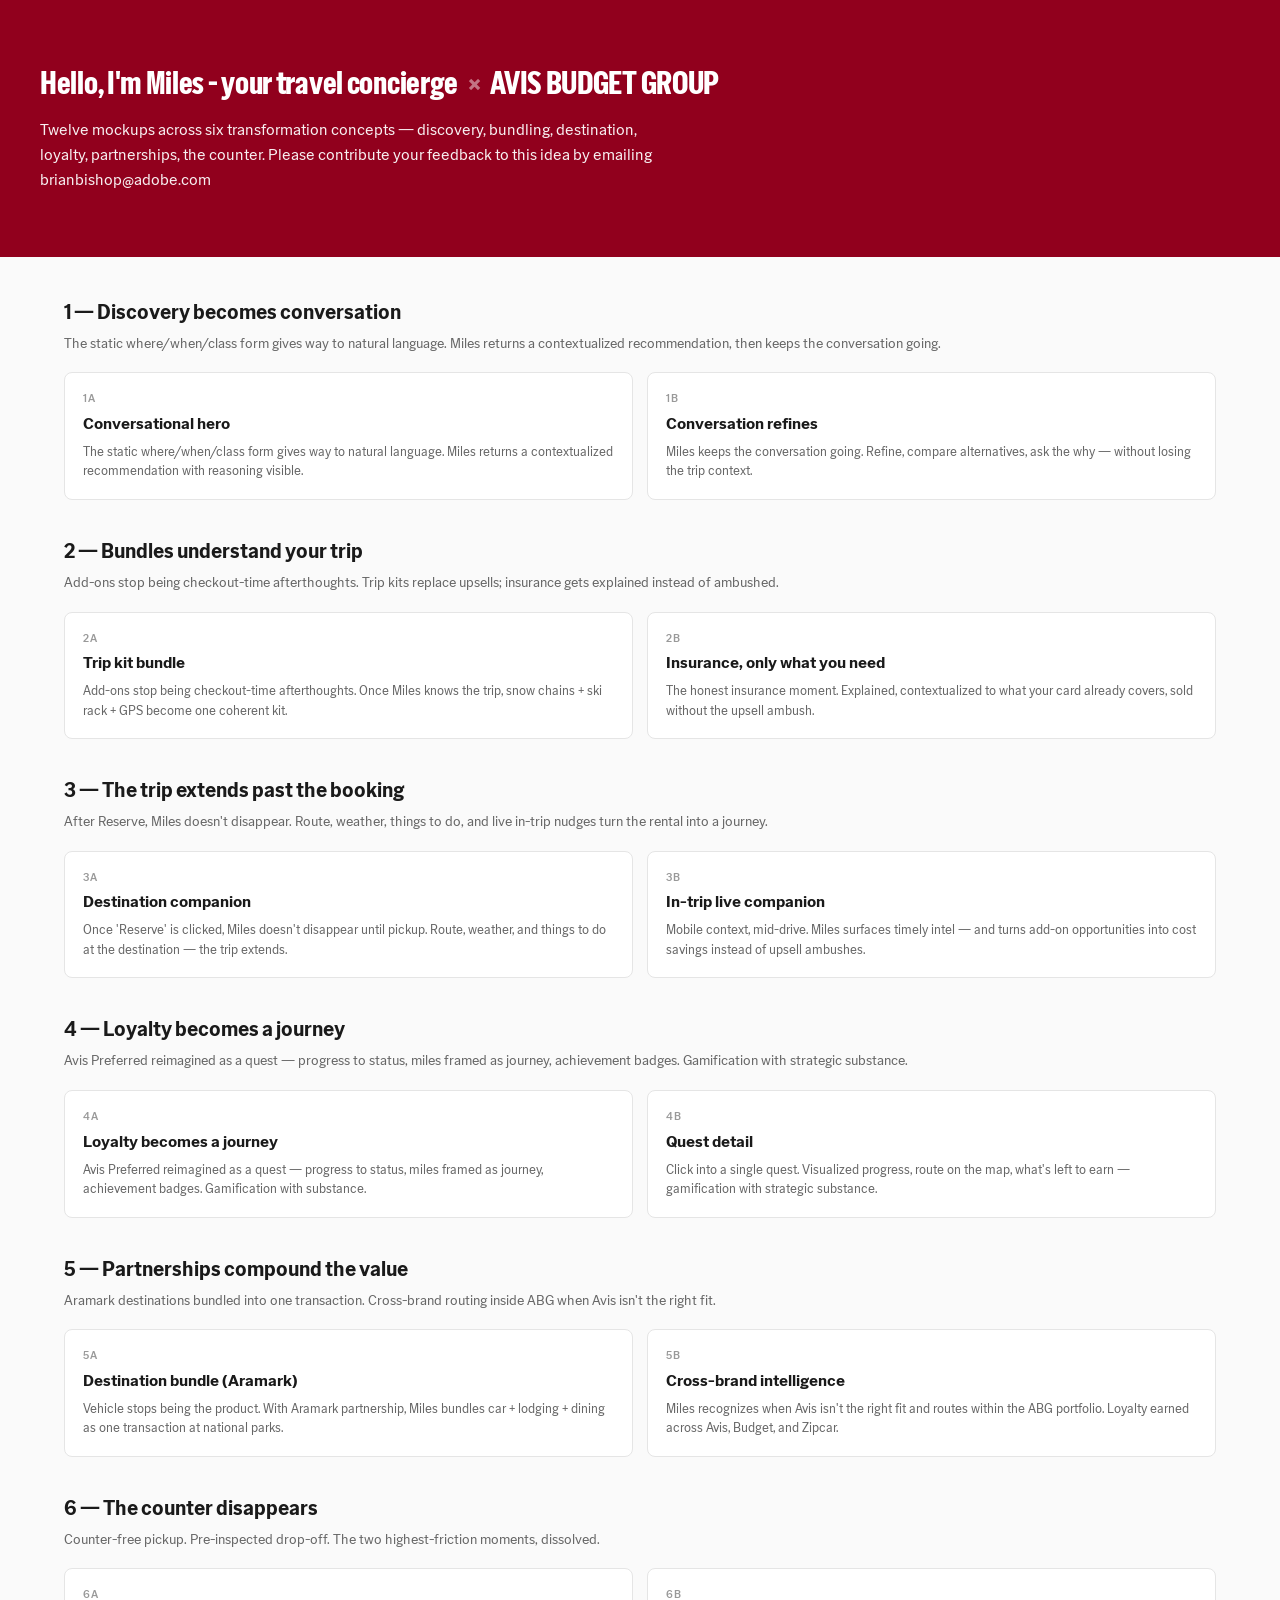
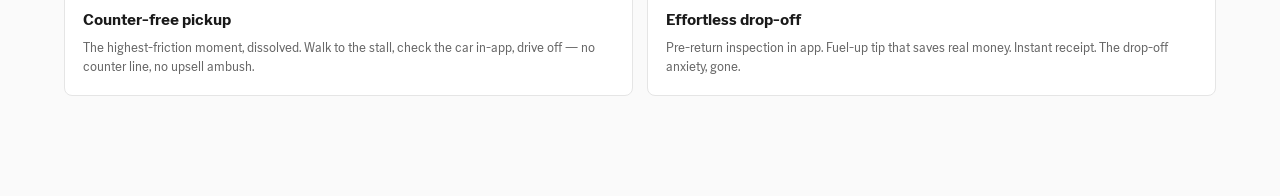
<file: index.html>
<!DOCTYPE html>
<html lang="en">
<head>
  <meta charset="utf-8">
  <meta name="viewport" content="width=device-width, initial-scale=1">
  <title>Miles - your Travel Concierge × Avis Budget Group</title>
  <link rel="stylesheet" href="styles.css">
</head>
<body>
  <div class="index-hero">
    <h1>Hello, I'm Miles - your travel concierge  <span class="accent">×</span> AVIS BUDGET GROUP</h1>
    <p>Twelve mockups across six transformation concepts — discovery, bundling, destination, loyalty, partnerships, the counter. Please contribute your feedback to this idea by emailing brianbishop@adobe.com</p>
  </div>

  <div class="index-grid">
        <div class="index-section">
          <h2>1 — Discovery becomes conversation</h2>
          <p class="lede">The static where/when/class form gives way to natural language. Miles returns a contextualized recommendation, then keeps the conversation going.</p>
          <div class="index-pair">
        <a href="01a-conversational-hero.html" class="index-card">
  <div class="label">1A</div>
  <div class="name">Conversational hero</div>
  <p class="desc">The static where/when/class form gives way to natural language. Miles returns a contextualized recommendation with reasoning visible.</p>
</a>
        <a href="01b-conversation-refines.html" class="index-card">
  <div class="label">1B</div>
  <div class="name">Conversation refines</div>
  <p class="desc">Miles keeps the conversation going. Refine, compare alternatives, ask the why — without losing the trip context.</p>
</a>
          </div>
        </div>
        <div class="index-section">
          <h2>2 — Bundles understand your trip</h2>
          <p class="lede">Add-ons stop being checkout-time afterthoughts. Trip kits replace upsells; insurance gets explained instead of ambushed.</p>
          <div class="index-pair">
        <a href="02a-trip-kit-bundle.html" class="index-card">
  <div class="label">2A</div>
  <div class="name">Trip kit bundle</div>
  <p class="desc">Add-ons stop being checkout-time afterthoughts. Once Miles knows the trip, snow chains + ski rack + GPS become one coherent kit.</p>
</a>
        <a href="02b-insurance-honest.html" class="index-card">
  <div class="label">2B</div>
  <div class="name">Insurance, only what you need</div>
  <p class="desc">The honest insurance moment. Explained, contextualized to what your card already covers, sold without the upsell ambush.</p>
</a>
          </div>
        </div>
        <div class="index-section">
          <h2>3 — The trip extends past the booking</h2>
          <p class="lede">After Reserve, Miles doesn't disappear. Route, weather, things to do, and live in-trip nudges turn the rental into a journey.</p>
          <div class="index-pair">
        <a href="03a-destination-companion.html" class="index-card">
  <div class="label">3A</div>
  <div class="name">Destination companion</div>
  <p class="desc">Once 'Reserve' is clicked, Miles doesn't disappear until pickup. Route, weather, and things to do at the destination — the trip extends.</p>
</a>
        <a href="03b-in-trip-mobile.html" class="index-card">
  <div class="label">3B</div>
  <div class="name">In-trip live companion</div>
  <p class="desc">Mobile context, mid-drive. Miles surfaces timely intel — and turns add-on opportunities into cost savings instead of upsell ambushes.</p>
</a>
          </div>
        </div>
        <div class="index-section">
          <h2>4 — Loyalty becomes a journey</h2>
          <p class="lede">Avis Preferred reimagined as a quest — progress to status, miles framed as journey, achievement badges. Gamification with strategic substance.</p>
          <div class="index-pair">
        <a href="04a-loyalty-journey.html" class="index-card">
  <div class="label">4A</div>
  <div class="name">Loyalty becomes a journey</div>
  <p class="desc">Avis Preferred reimagined as a quest — progress to status, miles framed as journey, achievement badges. Gamification with substance.</p>
</a>
        <a href="04b-quest-detail.html" class="index-card">
  <div class="label">4B</div>
  <div class="name">Quest detail</div>
  <p class="desc">Click into a single quest. Visualized progress, route on the map, what's left to earn — gamification with strategic substance.</p>
</a>
          </div>
        </div>
        <div class="index-section">
          <h2>5 — Partnerships compound the value</h2>
          <p class="lede">Aramark destinations bundled into one transaction. Cross-brand routing inside ABG when Avis isn't the right fit.</p>
          <div class="index-pair">
        <a href="05a-aramark-bundle.html" class="index-card">
  <div class="label">5A</div>
  <div class="name">Destination bundle (Aramark)</div>
  <p class="desc">Vehicle stops being the product. With Aramark partnership, Miles bundles car + lodging + dining as one transaction at national parks.</p>
</a>
        <a href="05b-cross-brand-routing.html" class="index-card">
  <div class="label">5B</div>
  <div class="name">Cross-brand intelligence</div>
  <p class="desc">Miles recognizes when Avis isn't the right fit and routes within the ABG portfolio. Loyalty earned across Avis, Budget, and Zipcar.</p>
</a>
          </div>
        </div>
        <div class="index-section">
          <h2>6 — The counter disappears</h2>
          <p class="lede">Counter-free pickup. Pre-inspected drop-off. The two highest-friction moments, dissolved.</p>
          <div class="index-pair">
        <a href="06a-counter-free-pickup.html" class="index-card">
  <div class="label">6A</div>
  <div class="name">Counter-free pickup</div>
  <p class="desc">The highest-friction moment, dissolved. Walk to the stall, check the car in-app, drive off — no counter line, no upsell ambush.</p>
</a>
        <a href="06b-effortless-dropoff.html" class="index-card">
  <div class="label">6B</div>
  <div class="name">Effortless drop-off</div>
  <p class="desc">Pre-return inspection in app. Fuel-up tip that saves real money. Instant receipt. The drop-off anxiety, gone.</p>
</a>
          </div>
        </div>
  </div>
</body>
</html>
</file>
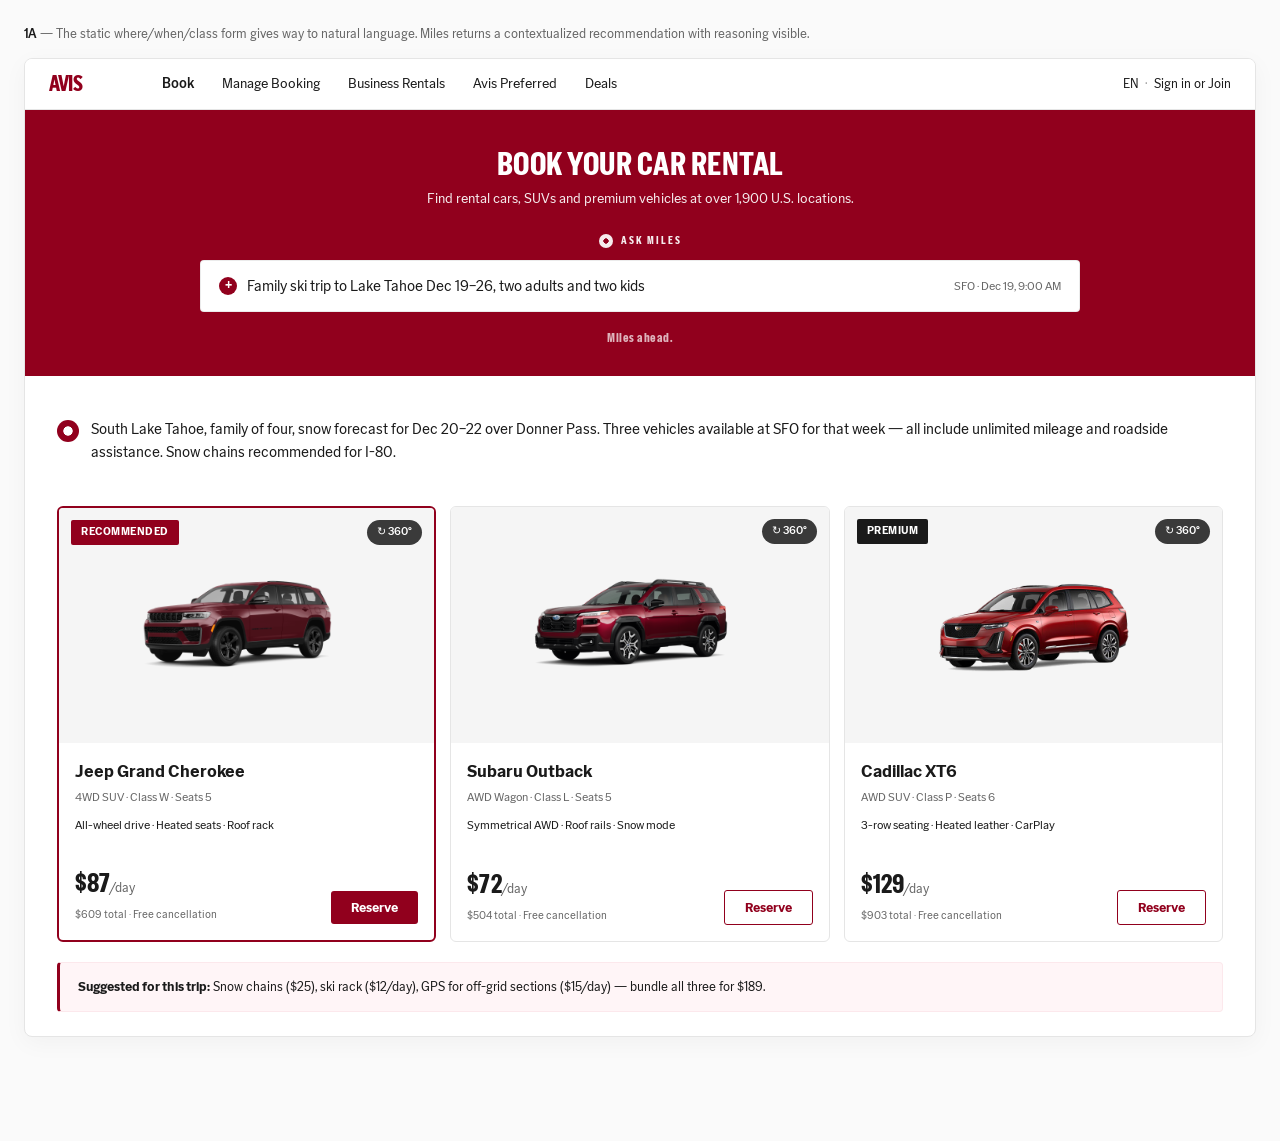
<file: 01a-conversational-hero.html>
<!DOCTYPE html>
<html lang="en">
<head>
  <meta charset="utf-8">
  <meta name="viewport" content="width=device-width, initial-scale=1">
  <title>Miles — 1A · Conversational hero</title>
  <link rel="stylesheet" href="styles.css">
</head>
<body>
  <div class="mockup-stage">
    <p class="mockup-caption"><strong>1A</strong> — The static where/when/class form gives way to natural language. Miles returns a contextualized recommendation with reasoning visible.</p>

    <div class="avis-mock">
      <div class="avis-topnav">
        <div class="avis-logo">AVIS</div>
        <div class="avis-nav">
          <span class="active">Book</span>
          <span>Manage Booking</span>
          <span>Business Rentals</span>
          <span>Avis Preferred</span>
          <span>Deals</span>
        </div>
        <div class="avis-account">EN<span class="sep">·</span>Sign in or Join</div>
      </div>
      <div class="avis-band">
        <h1>Book your car rental</h1>
        <div class="sub">Find rental cars, SUVs and premium vehicles at over 1,900 U.S. locations.</div>
        <div class="ask-miles">Ask Miles</div>
        <div class="mile-input">
          <span class="pin">+</span>
          <span>Family ski trip to Lake Tahoe Dec 19–26, two adults and two kids</span>
          <span class="meta">SFO · Dec 19, 9:00 AM</span>
        </div>
        <div class="miles-ahead">Miles ahead.</div>
      </div>
      <div style="padding:24px 32px;">
        <div class="mile-row">
          <span class="mile-dot"></span>
          <div class="mile-text">South Lake Tahoe, family of four, snow forecast for Dec 20–22 over Donner Pass. Three vehicles available at SFO for that week — all include unlimited mileage and roadside assistance. Snow chains recommended for I-80.</div>
        </div>

        <div class="veh-grid">
          <div class="veh-card recommended">
            <span class="badge">Recommended</span>
            <span class="badge-360">↻ 360°</span>
            <div class="veh-img"><img class="img-swap" src="images/jeep-grand-cherokee.png" alt="Jeep Grand Cherokee" style="width:100%;height:100%;object-fit:contain;"></div>
            <div class="veh-body">
              <h3>Jeep Grand Cherokee</h3>
              <div class="veh-meta">4WD SUV · Class W · Seats 5</div>
              <div class="veh-features">All-wheel drive · Heated seats · Roof rack</div>
            </div>
            <div class="veh-footer">
              <div class="veh-price">
                <span class="amount">$87</span><span class="per">/day</span>
                <div class="total">$609 total · Free cancellation</div>
              </div>
              <button class="btn-reserve">Reserve</button>
            </div>
          </div>

          <div class="veh-card">
            <span class="badge-360">↻ 360°</span>
            <div class="veh-img"><img class="img-swap" src="images/subaru-outback.png" alt="Subaru Outback" style="width:100%;height:100%;object-fit:contain;"></div>
            <div class="veh-body">
              <h3>Subaru Outback</h3>
              <div class="veh-meta">AWD Wagon · Class L · Seats 5</div>
              <div class="veh-features">Symmetrical AWD · Roof rails · Snow mode</div>
            </div>
            <div class="veh-footer">
              <div class="veh-price">
                <span class="amount">$72</span><span class="per">/day</span>
                <div class="total">$504 total · Free cancellation</div>
              </div>
              <button class="btn-reserve outline">Reserve</button>
            </div>
          </div>

          <div class="veh-card">
            <span class="badge premium">Premium</span>
            <span class="badge-360">↻ 360°</span>
            <div class="veh-img"><img class="img-swap" src="images/cadillac-xt6.png" alt="Cadillac XT6" style="width:100%;height:100%;object-fit:contain;"></div>
            <div class="veh-body">
              <h3>Cadillac XT6</h3>
              <div class="veh-meta">AWD SUV · Class P · Seats 6</div>
              <div class="veh-features">3-row seating · Heated leather · CarPlay</div>
            </div>
            <div class="veh-footer">
              <div class="veh-price">
                <span class="amount">$129</span><span class="per">/day</span>
                <div class="total">$903 total · Free cancellation</div>
              </div>
              <button class="btn-reserve outline">Reserve</button>
            </div>
          </div>
        </div>

        <div class="bundle-bar">
          <strong>Suggested for this trip:</strong> Snow chains ($25), ski rack ($12/day), GPS for off-grid sections ($15/day) — bundle all three for $189.
        </div>
      </div>
    </div>
  </div>

  <script src="editor.js"></script>
</body>
</html>
</file>
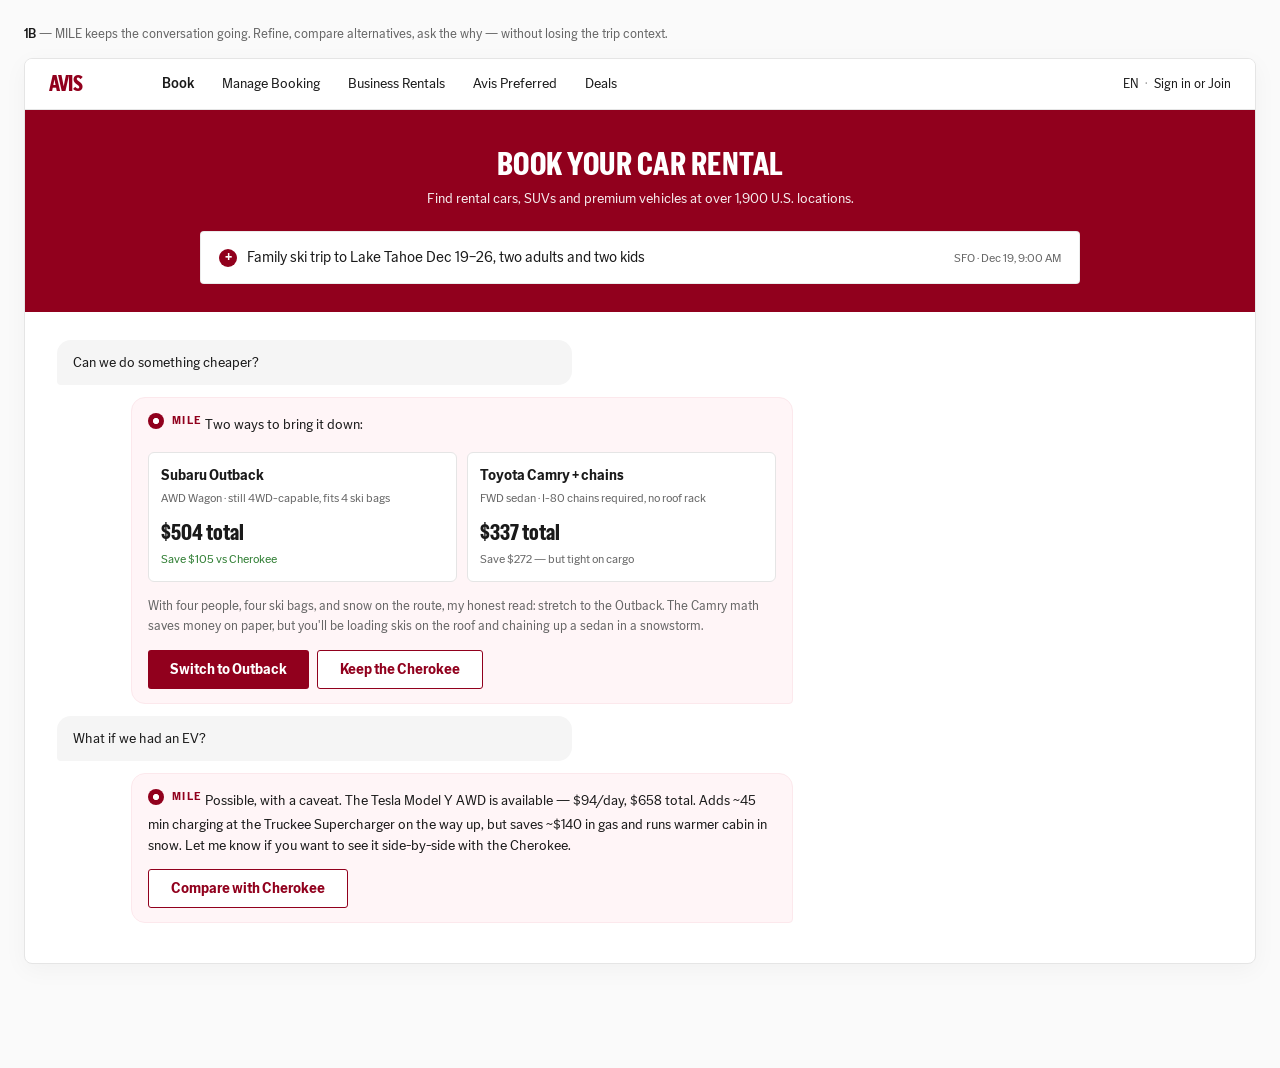
<file: 01b-conversation-refines.html>
<!DOCTYPE html>
<html lang="en">
<head>
  <meta charset="utf-8">
  <meta name="viewport" content="width=device-width, initial-scale=1">
  <title>MILE — 1B · Conversation refines</title>
  <link rel="stylesheet" href="styles.css">
</head>
<body>
  <div class="mockup-stage">
    <p class="mockup-caption"><strong>1B</strong> — MILE keeps the conversation going. Refine, compare alternatives, ask the why — without losing the trip context.</p>

    <div class="avis-mock">
      <div class="avis-topnav">
        <div class="avis-logo">AVIS</div>
        <div class="avis-nav">
          <span class="active">Book</span>
          <span>Manage Booking</span>
          <span>Business Rentals</span>
          <span>Avis Preferred</span>
          <span>Deals</span>
        </div>
        <div class="avis-account">EN<span class="sep">·</span>Sign in or Join</div>
      </div>
      <div class="avis-band">
        <h1>Book your car rental</h1>
        <div class="sub">Find rental cars, SUVs and premium vehicles at over 1,900 U.S. locations.</div>
        <div class="mile-input">
          <span class="pin">+</span>
          <span>Family ski trip to Lake Tahoe Dec 19–26, two adults and two kids</span>
          <span class="meta">SFO · Dec 19, 9:00 AM</span>
        </div>
      </div>
      <div style="padding:28px 32px; max-width: 800px;">
        <div class="bubble-user">Can we do something cheaper?</div>

        <div class="bubble-mile">
          <div class="mile-tag" style="margin-bottom:8px;">MILE</div>
          Two ways to bring it down:
          <div style="display:grid; grid-template-columns: 1fr 1fr; gap:10px; margin-top:14px;">
            <div style="border:1px solid var(--border); border-radius:6px; padding:12px; background:#fff;">
              <div style="font-weight:700; font-size:14px;">Subaru Outback</div>
              <div style="font-size:12px; color:var(--text-muted); margin:3px 0 8px;">AWD Wagon · still 4WD-capable, fits 4 ski bags</div>
              <div style="font-family:var(--font-headline); font-size:22px; font-weight:700;">$504 total</div>
              <div style="font-size:12px; color:var(--success);">Save $105 vs Cherokee</div>
            </div>
            <div style="border:1px solid var(--border); border-radius:6px; padding:12px; background:#fff;">
              <div style="font-weight:700; font-size:14px;">Toyota Camry + chains</div>
              <div style="font-size:12px; color:var(--text-muted); margin:3px 0 8px;">FWD sedan · I-80 chains required, no roof rack</div>
              <div style="font-family:var(--font-headline); font-size:22px; font-weight:700;">$337 total</div>
              <div style="font-size:12px; color:var(--text-muted);">Save $272 — but tight on cargo</div>
            </div>
          </div>
          <div style="margin-top:14px; font-size:13px; color:var(--text-muted);">
            With four people, four ski bags, and snow on the route, my honest read: stretch to the Outback. The Camry math saves money on paper, but you'll be loading skis on the roof and chaining up a sedan in a snowstorm.
          </div>
          <div style="display:flex; gap:8px; margin-top:14px;">
            <button class="btn-primary">Switch to Outback</button>
            <button class="btn-secondary">Keep the Cherokee</button>
          </div>
        </div>

        <div class="bubble-user">What if we had an EV?</div>

        <div class="bubble-mile">
          <div class="mile-tag" style="margin-bottom:8px;">MILE</div>
          Possible, with a caveat. The Tesla Model Y AWD is available — $94/day, $658 total. Adds ~45 min charging at the Truckee Supercharger on the way up, but saves ~$140 in gas and runs warmer cabin in snow. Let me know if you want to see it side-by-side with the Cherokee.
          <div style="display:flex; gap:8px; margin-top:12px;">
            <button class="btn-secondary">Compare with Cherokee</button>
          </div>
        </div>
      </div>
    </div>
  </div>

  <script src="editor.js"></script>
</body>
</html>
</file>
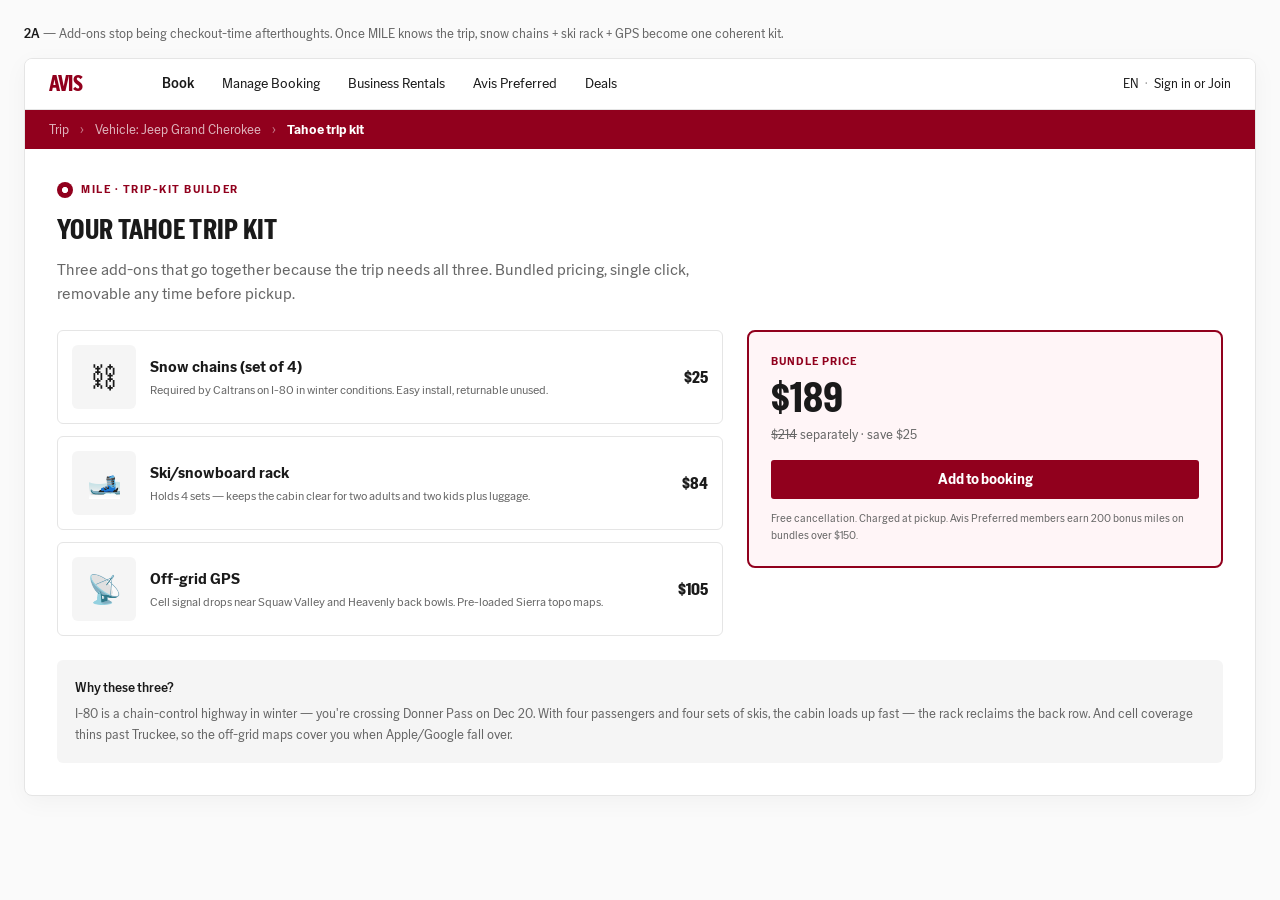
<file: 02a-trip-kit-bundle.html>
<!DOCTYPE html>
<html lang="en">
<head>
  <meta charset="utf-8">
  <meta name="viewport" content="width=device-width, initial-scale=1">
  <title>MILE — 2A · Trip kit bundle</title>
  <link rel="stylesheet" href="styles.css">
</head>
<body>
  <div class="mockup-stage">
    <p class="mockup-caption"><strong>2A</strong> — Add-ons stop being checkout-time afterthoughts. Once MILE knows the trip, snow chains + ski rack + GPS become one coherent kit.</p>

    <div class="avis-mock">
      <div class="avis-topnav">
        <div class="avis-logo">AVIS</div>
        <div class="avis-nav">
          <span class="active">Book</span>
          <span>Manage Booking</span>
          <span>Business Rentals</span>
          <span>Avis Preferred</span>
          <span>Deals</span>
        </div>
        <div class="avis-account">EN<span class="sep">·</span>Sign in or Join</div>
      </div>
            <div class="avis-subnav"><span class="crumb">Trip</span> <span class="sep">›</span> <span class="crumb">Vehicle: Jeep Grand Cherokee</span> <span class="sep">›</span> <span class="here">Tahoe trip kit</span></div>
      <div style="padding:32px;">
        <div class="mile-tag" style="margin-bottom:10px;">MILE · TRIP-KIT BUILDER</div>
        <h2 style="font-family:var(--font-headline); font-size:28px; font-weight:700; margin:0 0 8px; text-transform:uppercase; letter-spacing:0.3px;">Your Tahoe trip kit</h2>
        <p style="color:var(--text-muted); margin:0 0 24px; max-width:700px;">Three add-ons that go together because the trip needs all three. Bundled pricing, single click, removable any time before pickup.</p>

        <div style="display:grid; grid-template-columns: 1.4fr 1fr; gap:24px;">
          <div style="display:grid; gap:12px;">
            <div style="display:flex; gap:14px; padding:14px; border:1px solid var(--border); border-radius:6px; align-items:center;">
              <div class="img-swap" style="width:64px; height:64px; background:var(--gray-2); border-radius:6px; display:flex; align-items:center; justify-content:center; font-size:28px;">⛓</div>
              <div style="flex:1;">
                <div style="font-weight:700; font-size:15px;">Snow chains (set of 4)</div>
                <div style="font-size:12px; color:var(--text-muted); margin-top:3px;">Required by Caltrans on I-80 in winter conditions. Easy install, returnable unused.</div>
              </div>
              <div style="font-family:var(--font-headline); font-weight:700; font-size:18px;">$25</div>
            </div>
            <div style="display:flex; gap:14px; padding:14px; border:1px solid var(--border); border-radius:6px; align-items:center;">
              <div class="img-swap" style="width:64px; height:64px; background:var(--gray-2); border-radius:6px; display:flex; align-items:center; justify-content:center; font-size:28px;">🎿</div>
              <div style="flex:1;">
                <div style="font-weight:700; font-size:15px;">Ski/snowboard rack</div>
                <div style="font-size:12px; color:var(--text-muted); margin-top:3px;">Holds 4 sets — keeps the cabin clear for two adults and two kids plus luggage.</div>
              </div>
              <div style="font-family:var(--font-headline); font-weight:700; font-size:18px;">$84</div>
            </div>
            <div style="display:flex; gap:14px; padding:14px; border:1px solid var(--border); border-radius:6px; align-items:center;">
              <div class="img-swap" style="width:64px; height:64px; background:var(--gray-2); border-radius:6px; display:flex; align-items:center; justify-content:center; font-size:28px;">📡</div>
              <div style="flex:1;">
                <div style="font-weight:700; font-size:15px;">Off-grid GPS</div>
                <div style="font-size:12px; color:var(--text-muted); margin-top:3px;">Cell signal drops near Squaw Valley and Heavenly back bowls. Pre-loaded Sierra topo maps.</div>
              </div>
              <div style="font-family:var(--font-headline); font-weight:700; font-size:18px;">$105</div>
            </div>
          </div>

          <div style="background:var(--avis-red-tint); border:2px solid var(--avis-red); border-radius:8px; padding:22px; height:fit-content;">
            <div style="font-size:11px; font-weight:700; color:var(--avis-red); letter-spacing:1px; text-transform:uppercase; margin-bottom:6px;">Bundle price</div>
            <div style="font-family:var(--font-headline); font-size:42px; font-weight:700; color:var(--text); line-height:1;">$189</div>
            <div style="font-size:13px; color:var(--text-muted); margin:6px 0 16px;">
              <s>$214</s> separately · save $25
            </div>
            <button class="btn-primary" style="width:100%;">Add to booking</button>
            <div style="font-size:11px; color:var(--text-muted); margin-top:12px; line-height:1.5;">Free cancellation. Charged at pickup. Avis Preferred members earn 200 bonus miles on bundles over $150.</div>
          </div>
        </div>

        <div style="margin-top:24px; padding:18px; background:var(--gray-2); border-radius:6px;">
          <div style="font-weight:500; font-size:13px; margin-bottom:6px;">Why these three?</div>
          <p style="margin:0; font-size:13px; color:var(--text-muted); line-height:1.6;">I-80 is a chain-control highway in winter — you're crossing Donner Pass on Dec 20. With four passengers and four sets of skis, the cabin loads up fast — the rack reclaims the back row. And cell coverage thins past Truckee, so the off-grid maps cover you when Apple/Google fall over.</p>
        </div>
      </div>
    </div>
  </div>

  <script src="editor.js"></script>
</body>
</html>
</file>
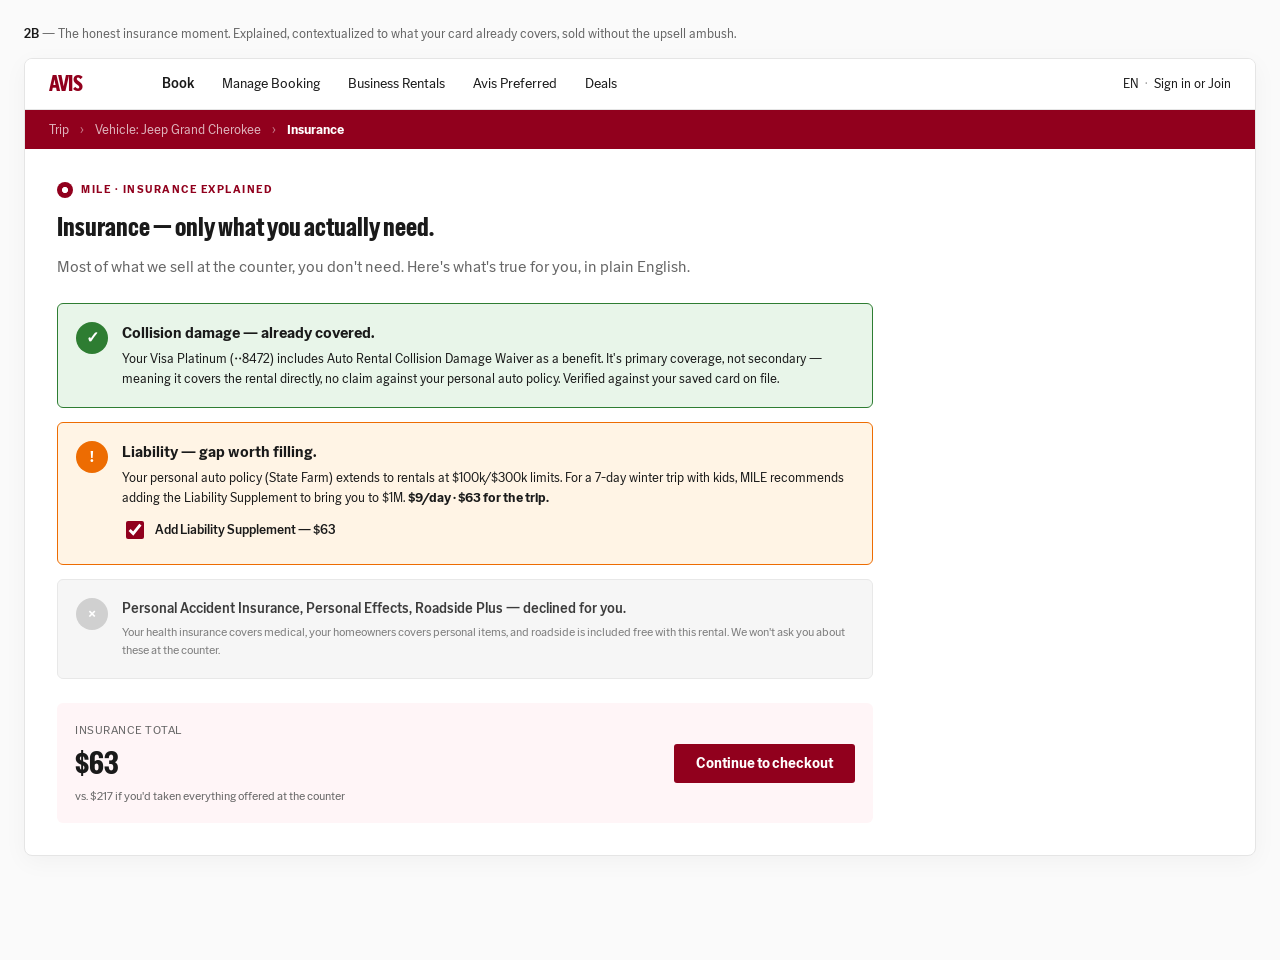
<file: 02b-insurance-honest.html>
<!DOCTYPE html>
<html lang="en">
<head>
  <meta charset="utf-8">
  <meta name="viewport" content="width=device-width, initial-scale=1">
  <title>MILE — 2B · Insurance, only what you need</title>
  <link rel="stylesheet" href="styles.css">
</head>
<body>
  <div class="mockup-stage">
    <p class="mockup-caption"><strong>2B</strong> — The honest insurance moment. Explained, contextualized to what your card already covers, sold without the upsell ambush.</p>

    <div class="avis-mock">
      <div class="avis-topnav">
        <div class="avis-logo">AVIS</div>
        <div class="avis-nav">
          <span class="active">Book</span>
          <span>Manage Booking</span>
          <span>Business Rentals</span>
          <span>Avis Preferred</span>
          <span>Deals</span>
        </div>
        <div class="avis-account">EN<span class="sep">·</span>Sign in or Join</div>
      </div>
            <div class="avis-subnav"><span class="crumb">Trip</span> <span class="sep">›</span> <span class="crumb">Vehicle: Jeep Grand Cherokee</span> <span class="sep">›</span> <span class="here">Insurance</span></div>
      <div style="padding:32px; max-width:880px;">
        <div class="mile-tag" style="margin-bottom:10px;">MILE · INSURANCE EXPLAINED</div>
        <h2 style="font-family:var(--font-headline); font-size:26px; font-weight:700; margin:0 0 8px;">Insurance — only what you actually need.</h2>
        <p style="color:var(--text-muted); margin:0 0 24px;">Most of what we sell at the counter, you don't need. Here's what's true for you, in plain English.</p>

        <div style="display:grid; gap:14px;">
          <div style="display:flex; gap:14px; padding:18px; border:1px solid var(--success); background:var(--success-bg); border-radius:6px;">
            <div style="width:32px; height:32px; border-radius:50%; background:var(--success); color:#fff; display:flex; align-items:center; justify-content:center; font-weight:700; flex-shrink:0;">✓</div>
            <div style="flex:1;">
              <div style="font-weight:700; font-size:15px;">Collision damage — already covered.</div>
              <div style="font-size:13px; color:var(--text); margin-top:4px; line-height:1.55;">Your Visa Platinum (••8472) includes Auto Rental Collision Damage Waiver as a benefit. It's primary coverage, not secondary — meaning it covers the rental directly, no claim against your personal auto policy. Verified against your saved card on file.</div>
            </div>
          </div>

          <div style="display:flex; gap:14px; padding:18px; border:1px solid var(--warn); background:var(--warn-bg); border-radius:6px;">
            <div style="width:32px; height:32px; border-radius:50%; background:var(--warn); color:#fff; display:flex; align-items:center; justify-content:center; font-weight:700; flex-shrink:0;">!</div>
            <div style="flex:1;">
              <div style="font-weight:700; font-size:15px;">Liability — gap worth filling.</div>
              <div style="font-size:13px; color:var(--text); margin-top:4px; line-height:1.55;">Your personal auto policy (State Farm) extends to rentals at $100k/$300k limits. For a 7-day winter trip with kids, MILE recommends adding the Liability Supplement to bring you to $1M. <strong>$9/day · $63 for the trip.</strong></div>
              <label style="display:inline-flex; align-items:center; gap:8px; margin-top:10px; cursor:pointer;">
                <input type="checkbox" checked style="width:18px; height:18px; accent-color:var(--avis-red);">
                <span style="font-size:13px; font-weight:500;">Add Liability Supplement — $63</span>
              </label>
            </div>
          </div>

          <div style="display:flex; gap:14px; padding:18px; border:1px solid var(--border); background:var(--gray-2); border-radius:6px; opacity:0.85;">
            <div style="width:32px; height:32px; border-radius:50%; background:var(--gray-4); color:#fff; display:flex; align-items:center; justify-content:center; font-weight:700; flex-shrink:0;">×</div>
            <div style="flex:1;">
              <div style="font-weight:500; font-size:14px;">Personal Accident Insurance, Personal Effects, Roadside Plus — declined for you.</div>
              <div style="font-size:12px; color:var(--text-muted); margin-top:4px; line-height:1.55;">Your health insurance covers medical, your homeowners covers personal items, and roadside is included free with this rental. We won't ask you about these at the counter.</div>
            </div>
          </div>
        </div>

        <div style="margin-top:24px; padding:18px; background:var(--avis-red-tint); border-radius:6px;">
          <div style="display:flex; justify-content:space-between; align-items:center; flex-wrap:wrap; gap:12px;">
            <div>
              <div style="font-size:12px; color:var(--text-muted); text-transform:uppercase; letter-spacing:0.5px;">Insurance total</div>
              <div style="font-family:var(--font-headline); font-size:32px; font-weight:700;">$63</div>
              <div style="font-size:12px; color:var(--text-muted);">vs. $217 if you'd taken everything offered at the counter</div>
            </div>
            <button class="btn-primary">Continue to checkout</button>
          </div>
        </div>
      </div>
    </div>
  </div>

  <script src="editor.js"></script>
</body>
</html>
</file>
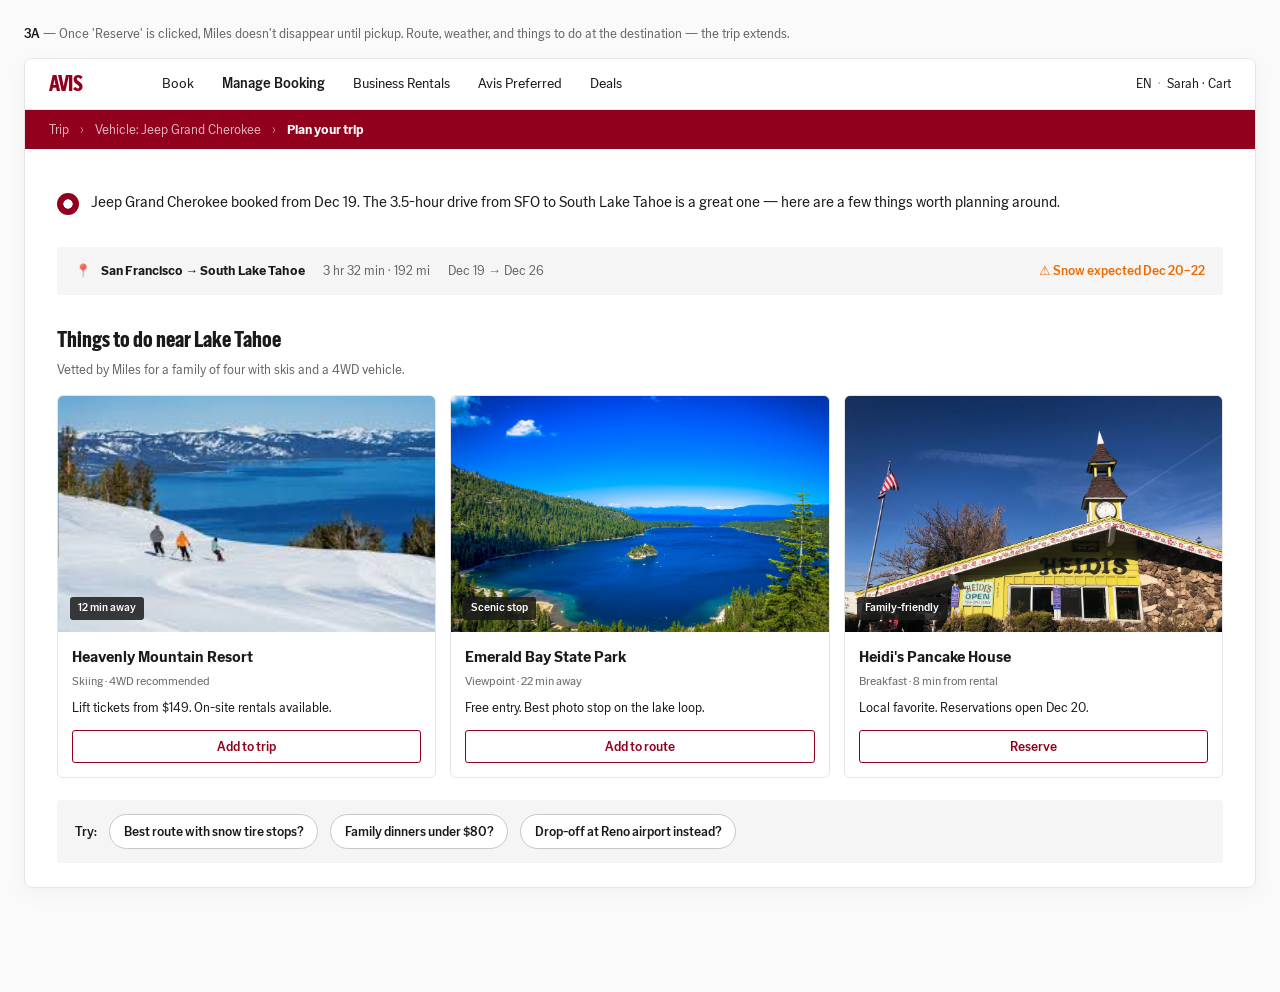
<file: 03a-destination-companion.html>
<!DOCTYPE html>
<html lang="en">
<head>
  <meta charset="utf-8">
  <meta name="viewport" content="width=device-width, initial-scale=1">
  <title>Miles — 3A · Destination companion</title>
  <link rel="stylesheet" href="styles.css">
</head>
<body>
  <div class="mockup-stage">
    <p class="mockup-caption"><strong>3A</strong> — Once 'Reserve' is clicked, Miles doesn't disappear until pickup. Route, weather, and things to do at the destination — the trip extends.</p>

    <div class="avis-mock">
      <div class="avis-topnav">
        <div class="avis-logo">AVIS</div>
        <div class="avis-nav">
          <span>Book</span>
          <span class="active">Manage Booking</span>
          <span>Business Rentals</span>
          <span>Avis Preferred</span>
          <span>Deals</span>
        </div>
        <div class="avis-account">EN<span class="sep">·</span>Sarah · Cart</div>
      </div>
            <div class="avis-subnav"><span class="crumb">Trip</span> <span class="sep">›</span> <span class="crumb">Vehicle: Jeep Grand Cherokee</span> <span class="sep">›</span> <span class="here">Plan your trip</span></div>
      <div style="padding:24px 32px;">
        <div class="mile-row">
          <span class="mile-dot"></span>
          <div class="mile-text">Jeep Grand Cherokee booked from Dec 19. The 3.5-hour drive from SFO to South Lake Tahoe is a great one — here are a few things worth planning around.</div>
        </div>

        <div class="route-bar">
          <span class="leg">San Francisco → South Lake Tahoe</span>
          <span class="meta">3 hr 32 min · 192 mi</span>
          <span class="meta">Dec 19 → Dec 26</span>
          <span class="alert">⚠ Snow expected Dec 20–22</span>
        </div>

        <h3 style="font-family:var(--font-headline); font-size:22px; font-weight:700; margin:28px 0 4px;">Things to do near Lake Tahoe</h3>
        <p style="color:var(--text-muted); font-size:13px; margin:0 0 14px;">Vetted by Miles for a family of four with skis and a 4WD vehicle.</p>

        <div class="thing-grid">
          <div class="thing-card">
            <div class="thing-img img-swap" style="background-image:url(&quot;images/heavenly.jpeg&quot;);background-size:cover;background-position:center;">
              <span class="pin-tag">12 min away</span>
            </div>
            <div class="thing-body">
              <h4>Heavenly Mountain Resort</h4>
              <div class="meta">Skiing · 4WD recommended</div>
              <div class="blurb">Lift tickets from $149. On-site rentals available.</div>
              <button class="btn-add">Add to trip</button>
            </div>
          </div>

          <div class="thing-card">
            <div class="thing-img img-swap" style="background-image:url(&quot;images/Lake-Tahoe-Emerald-Bay-TR-scaled.jpg&quot;);background-size:cover;background-position:center;">
              <span class="pin-tag">Scenic stop</span>
            </div>
            <div class="thing-body">
              <h4>Emerald Bay State Park</h4>
              <div class="meta">Viewpoint · 22 min away</div>
              <div class="blurb">Free entry. Best photo stop on the lake loop.</div>
              <button class="btn-add">Add to route</button>
            </div>
          </div>

          <div class="thing-card">
            <div class="thing-img img-swap" style="background-image:url(&quot;images/heidis.jpg&quot;);background-size:cover;background-position:center;">
              <span class="pin-tag">Family-friendly</span>
            </div>
            <div class="thing-body">
              <h4>Heidi's Pancake House</h4>
              <div class="meta">Breakfast · 8 min from rental</div>
              <div class="blurb">Local favorite. Reservations open Dec 20.</div>
              <button class="btn-add">Reserve</button>
            </div>
          </div>
        </div>

        <div class="try-row">
          <span>Try:</span>
          <span class="chip">Best route with snow tire stops?</span>
          <span class="chip">Family dinners under $80?</span>
          <span class="chip">Drop-off at Reno airport instead?</span>
        </div>
      </div>
    </div>
  </div>

  <script src="editor.js"></script>
</body>
</html>
</file>
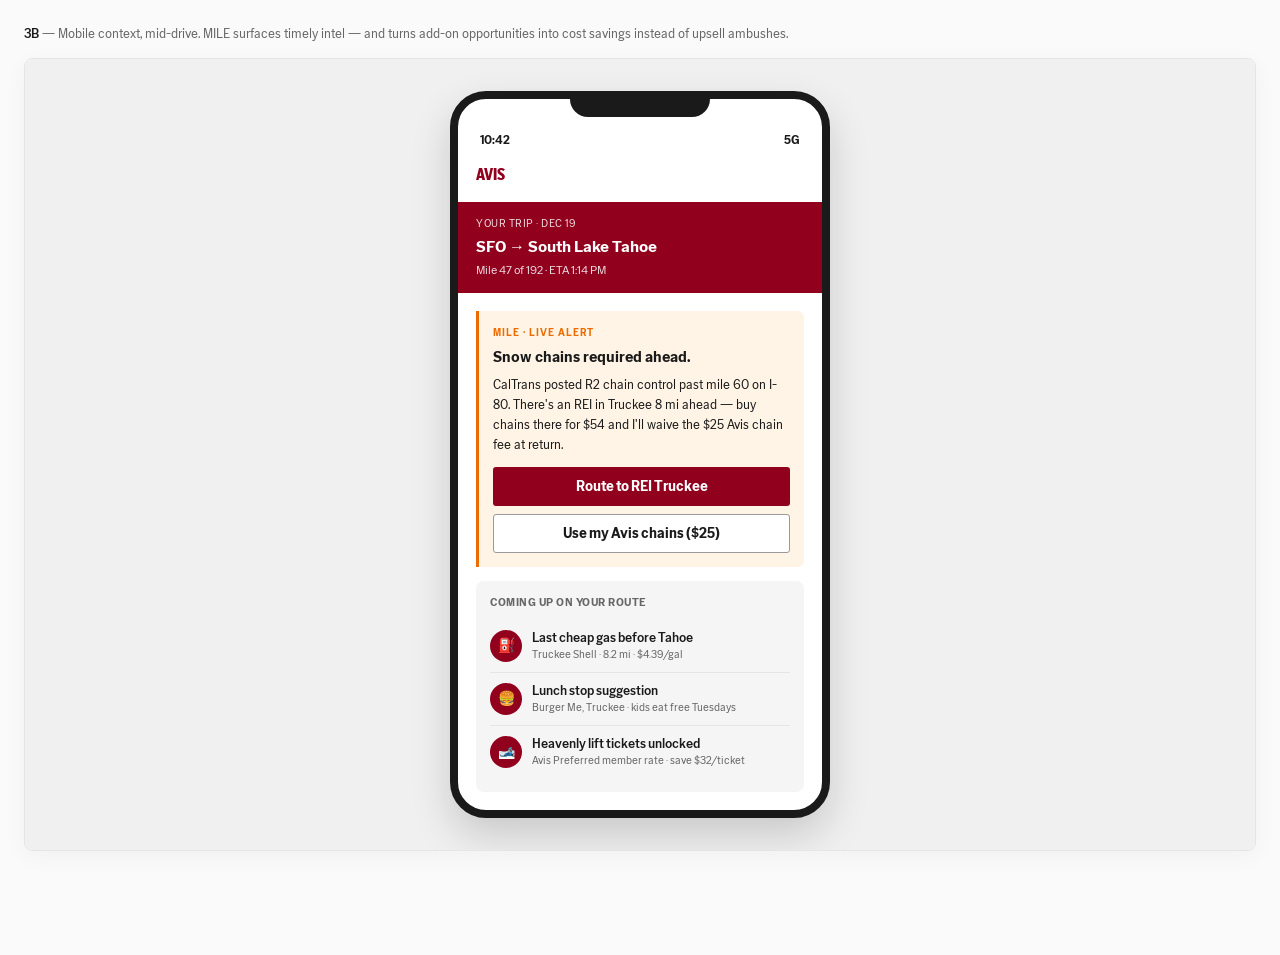
<file: 03b-in-trip-mobile.html>
<!DOCTYPE html>
<html lang="en">
<head>
  <meta charset="utf-8">
  <meta name="viewport" content="width=device-width, initial-scale=1">
  <title>MILE — 3B · In-trip live companion</title>
  <link rel="stylesheet" href="styles.css">
</head>
<body>
  <div class="mockup-stage">
    <p class="mockup-caption"><strong>3B</strong> — Mobile context, mid-drive. MILE surfaces timely intel — and turns add-on opportunities into cost savings instead of upsell ambushes.</p>

    <div class="avis-mock">
<div style="background:#f0f0f0; padding:32px; display:flex; justify-content:center;">
        <div class="phone-frame">
          <div class="phone-screen">
            <div class="phone-status"><span>10:42</span><span>5G</span></div>
            <div style="padding:8px 18px 14px;">
              <div style="font-family:var(--font-headline); font-size:18px; font-weight:700; color:var(--avis-red);">AVIS</div>
            </div>

            <div style="background:var(--avis-red); color:#fff; padding:14px 18px;">
              <div style="font-size:11px; opacity:0.85; letter-spacing:0.5px;">YOUR TRIP · DEC 19</div>
              <div style="font-weight:700; margin-top:3px;">SFO → South Lake Tahoe</div>
              <div style="font-size:12px; opacity:0.85; margin-top:2px;">Mile 47 of 192 · ETA 1:14 PM</div>
            </div>

            <div style="padding:18px;">
              <div style="background:var(--warn-bg); border-left:3px solid var(--warn); padding:14px; border-radius:0 6px 6px 0; margin-bottom:14px;">
                <div style="font-size:10px; font-weight:700; letter-spacing:1px; color:var(--warn); text-transform:uppercase;">MILE · LIVE ALERT</div>
                <div style="font-weight:700; margin:6px 0; font-size:15px;">Snow chains required ahead.</div>
                <div style="font-size:13px; line-height:1.55; color:var(--text);">CalTrans posted R2 chain control past mile 60 on I-80. There's an REI in Truckee 8 mi ahead — buy chains there for $54 and I'll waive the $25 Avis chain fee at return.</div>
                <button class="btn-primary" style="width:100%; margin-top:12px;">Route to REI Truckee</button>
                <button class="btn-secondary" style="width:100%; margin-top:8px; border-color:var(--text-faint); color:var(--text);">Use my Avis chains ($25)</button>
              </div>

              <div style="background:var(--gray-2); border-radius:8px; padding:14px;">
                <div style="font-size:11px; font-weight:700; color:var(--text-muted); letter-spacing:0.5px; text-transform:uppercase; margin-bottom:8px;">Coming up on your route</div>
                <div style="display:flex; gap:10px; align-items:center; padding:8px 0; border-bottom:1px solid var(--border);">
                  <div style="width:32px; height:32px; background:var(--avis-red); color:#fff; border-radius:50%; display:flex; align-items:center; justify-content:center; font-size:14px;">⛽</div>
                  <div style="flex:1; font-size:13px;">
                    <div style="font-weight:500;">Last cheap gas before Tahoe</div>
                    <div style="color:var(--text-muted); font-size:11px;">Truckee Shell · 8.2 mi · $4.39/gal</div>
                  </div>
                </div>
                <div style="display:flex; gap:10px; align-items:center; padding:8px 0; border-bottom:1px solid var(--border);">
                  <div style="width:32px; height:32px; background:var(--avis-red); color:#fff; border-radius:50%; display:flex; align-items:center; justify-content:center; font-size:14px;">🍔</div>
                  <div style="flex:1; font-size:13px;">
                    <div style="font-weight:500;">Lunch stop suggestion</div>
                    <div style="color:var(--text-muted); font-size:11px;">Burger Me, Truckee · kids eat free Tuesdays</div>
                  </div>
                </div>
                <div style="display:flex; gap:10px; align-items:center; padding:8px 0;">
                  <div style="width:32px; height:32px; background:var(--avis-red); color:#fff; border-radius:50%; display:flex; align-items:center; justify-content:center; font-size:14px;">🎿</div>
                  <div style="flex:1; font-size:13px;">
                    <div style="font-weight:500;">Heavenly lift tickets unlocked</div>
                    <div style="color:var(--text-muted); font-size:11px;">Avis Preferred member rate · save $32/ticket</div>
                  </div>
                </div>
              </div>
            </div>
          </div>
        </div>
      </div>
    </div>
  </div>

  <script src="editor.js"></script>
</body>
</html>
</file>
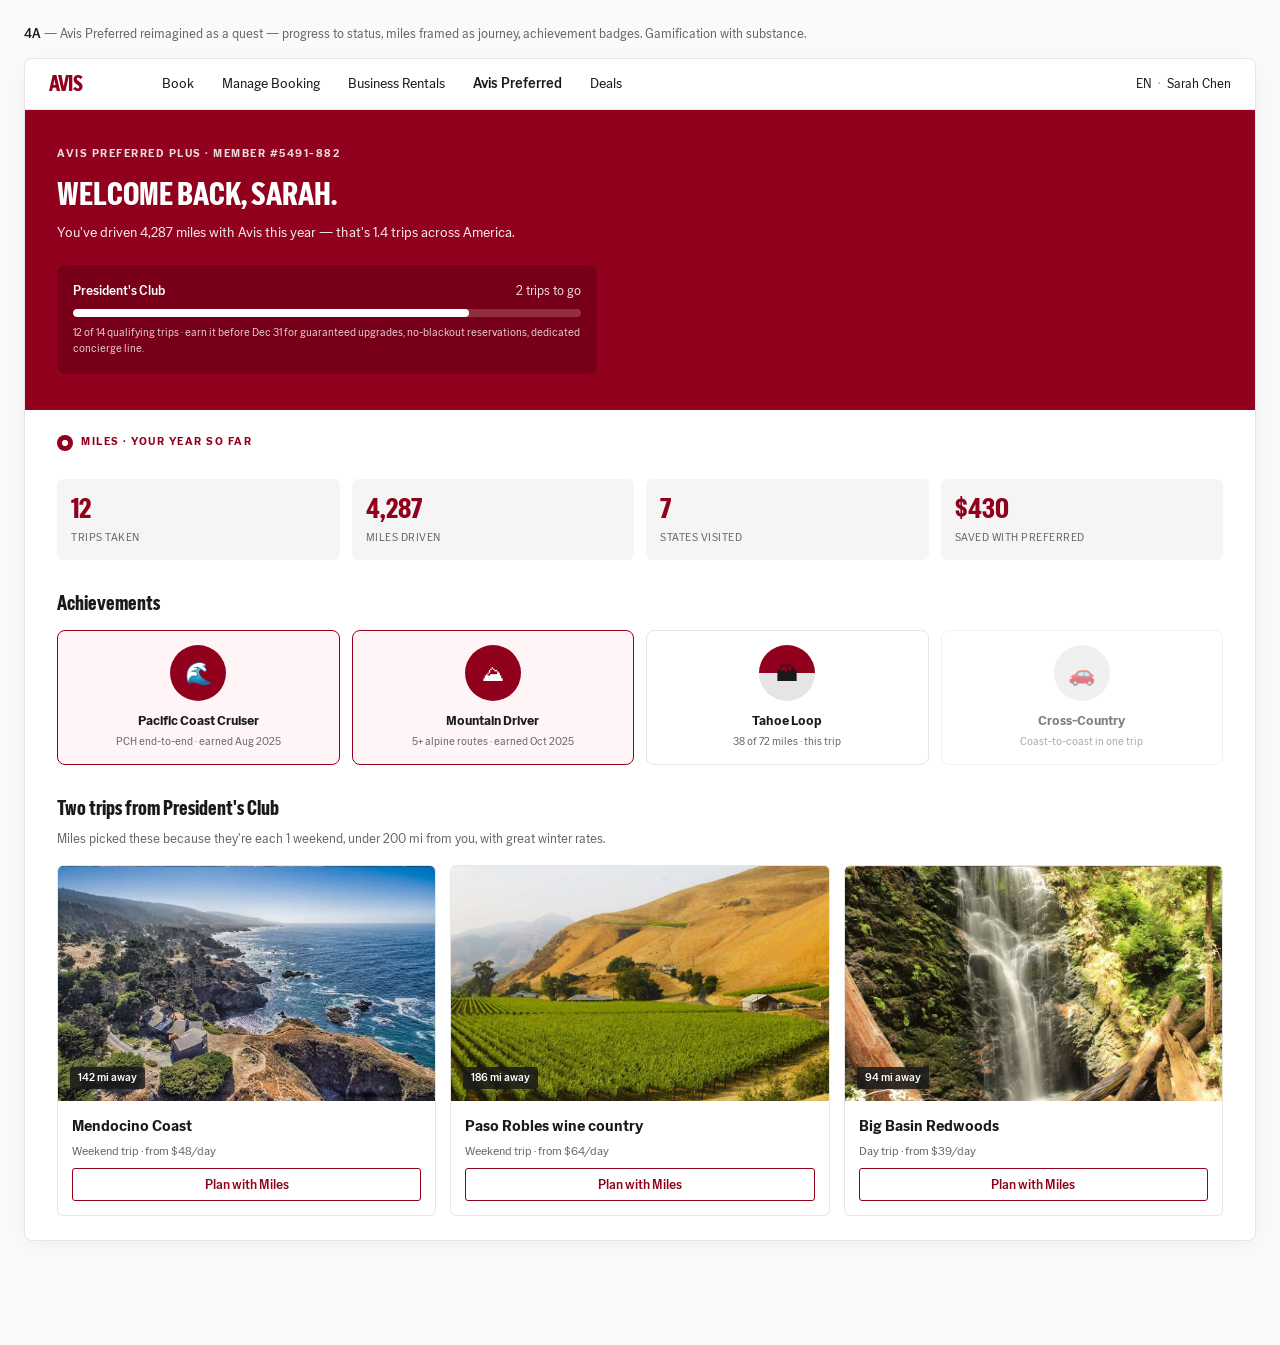
<file: 04a-loyalty-journey.html>
<!DOCTYPE html>
<html lang="en">
<head>
  <meta charset="utf-8">
  <meta name="viewport" content="width=device-width, initial-scale=1">
  <title>Miles — 4A · Loyalty becomes a journey</title>
  <link rel="stylesheet" href="styles.css">
</head>
<body>
  <div class="mockup-stage">
    <p class="mockup-caption"><strong>4A</strong> — Avis Preferred reimagined as a quest — progress to status, miles framed as journey, achievement badges. Gamification with substance.</p>

    <div class="avis-mock">
      <div class="avis-topnav">
        <div class="avis-logo">AVIS</div>
        <div class="avis-nav">
          <span>Book</span>
          <span>Manage Booking</span>
          <span>Business Rentals</span>
          <span class="active">Avis Preferred</span>
          <span>Deals</span>
        </div>
        <div class="avis-account">EN<span class="sep">·</span>Sarah Chen</div>
      </div>
      <div style="background: linear-gradient(135deg, var(--avis-red), var(--avis-red-deep)); color:#fff; padding:36px 32px;">
        <div style="font-size:11px; letter-spacing:1.5px; opacity:0.85; font-weight:700;">AVIS PREFERRED PLUS · MEMBER #5491-882</div>
        <h2 style="font-family:var(--font-headline); font-size:32px; font-weight:700; margin:8px 0 4px; text-transform:uppercase;">Welcome back, Sarah.</h2>
        <p style="font-size:14px; opacity:0.92; margin:0;">You've driven 4,287 miles with Avis this year — that's 1.4 trips across America.</p>

        <div style="background:rgba(0,0,0,0.18); border-radius:8px; padding:16px; margin-top:22px; max-width:540px;">
          <div style="display:flex; justify-content:space-between; font-size:13px; margin-bottom:8px;">
            <span style="font-weight:500;">President's Club</span>
            <span style="opacity:0.85;">2 trips to go</span>
          </div>
          <div class="progress-track" style="background:rgba(255,255,255,0.18);">
            <div class="progress-fill" style="background:#fff; width:78%;"></div>
          </div>
          <div style="font-size:11px; opacity:0.8; margin-top:8px;">12 of 14 qualifying trips · earn it before Dec 31 for guaranteed upgrades, no-blackout reservations, dedicated concierge line.</div>
        </div>
      </div>

      <div style="padding:24px 32px;">
        <div class="mile-tag" style="margin-bottom:12px;">Miles · YOUR YEAR SO FAR</div>

        <div class="stat-grid">
          <div class="stat-tile"><div class="num">12</div><div class="label">Trips taken</div></div>
          <div class="stat-tile"><div class="num">4,287</div><div class="label">Miles driven</div></div>
          <div class="stat-tile"><div class="num">7</div><div class="label">States visited</div></div>
          <div class="stat-tile"><div class="num">$430</div><div class="label">Saved with Preferred</div></div>
        </div>

        <h3 style="font-family:var(--font-headline); font-size:20px; font-weight:700; margin:28px 0 12px;">Achievements</h3>
        <div class="badges-row">
          <div class="badge-card earned">
            <div class="glyph">🌊</div>
            <h5>Pacific Coast Cruiser</h5>
            <p class="desc">PCH end-to-end · earned Aug 2025</p>
          </div>
          <div class="badge-card earned">
            <div class="glyph">⛰</div>
            <h5>Mountain Driver</h5>
            <p class="desc">5+ alpine routes · earned Oct 2025</p>
          </div>
          <div class="badge-card">
            <div class="glyph" style="background:linear-gradient(180deg,var(--avis-red) 50%,var(--gray-3) 50%);">🏔</div>
            <h5>Tahoe Loop</h5>
            <p class="desc">38 of 72 miles · this trip</p>
          </div>
          <div class="badge-card locked">
            <div class="glyph">🚗</div>
            <h5>Cross-Country</h5>
            <p class="desc">Coast-to-coast in one trip</p>
          </div>
        </div>

        <h3 style="font-family:var(--font-headline); font-size:20px; font-weight:700; margin:28px 0 6px;">Two trips from President's Club</h3>
        <p style="color:var(--text-muted); font-size:13px; margin:0 0 14px;">Miles picked these because they're each 1 weekend, under 200 mi from you, with great winter rates.</p>

        <div class="thing-grid">
          <div class="thing-card">
            <div class="thing-img img-swap" style="background-image:url(&quot;images/mendocino.jpeg&quot;);background-size:cover;background-position:center;">
              <span class="pin-tag">142 mi away</span>
            </div>
            <div class="thing-body">
              <h4>Mendocino Coast</h4>
              <div class="meta">Weekend trip · from $48/day</div>
              <button class="btn-add">Plan with Miles</button>
            </div>
          </div>
          <div class="thing-card">
            <div class="thing-img img-swap" style="background-image:url(&quot;images/wild-horse-winery-paso-robles-wine-XL-SS1116-4f3838bf97aa4145bb7f06a52c312e18.jpg&quot;);background-size:cover;background-position:center;">
              <span class="pin-tag">186 mi away</span>
            </div>
            <div class="thing-body">
              <h4>Paso Robles wine country</h4>
              <div class="meta">Weekend trip · from $64/day</div>
              <button class="btn-add">Plan with Miles</button>
            </div>
          </div>
          <div class="thing-card">
            <div class="thing-img img-swap" style="background-image:url(&quot;images/gorgeous-waterfall.jpg&quot;);background-size:cover;background-position:center;">
              <span class="pin-tag">94 mi away</span>
            </div>
            <div class="thing-body">
              <h4>Big Basin Redwoods</h4>
              <div class="meta">Day trip · from $39/day</div>
              <button class="btn-add">Plan with Miles</button>
            </div>
          </div>
        </div>
      </div>
    </div>
  </div>

  <script src="editor.js"></script>
</body>
</html>
</file>
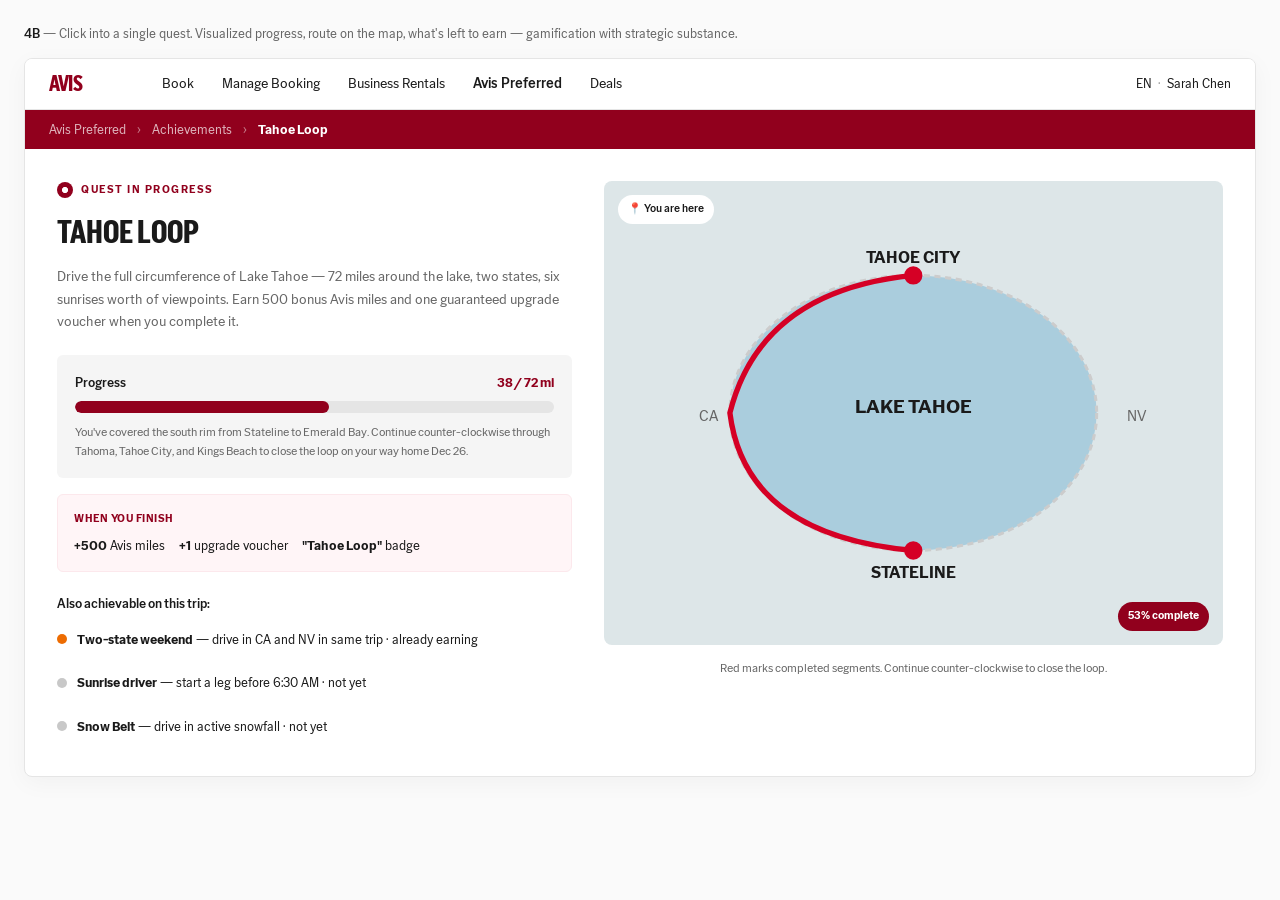
<file: 04b-quest-detail.html>
<!DOCTYPE html>
<html lang="en">
<head>
  <meta charset="utf-8">
  <meta name="viewport" content="width=device-width, initial-scale=1">
  <title>MILE — 4B · Quest detail</title>
  <link rel="stylesheet" href="styles.css">
</head>
<body>
  <div class="mockup-stage">
    <p class="mockup-caption"><strong>4B</strong> — Click into a single quest. Visualized progress, route on the map, what's left to earn — gamification with strategic substance.</p>

    <div class="avis-mock">
      <div class="avis-topnav">
        <div class="avis-logo">AVIS</div>
        <div class="avis-nav">
          <span>Book</span>
          <span>Manage Booking</span>
          <span>Business Rentals</span>
          <span class="active">Avis Preferred</span>
          <span>Deals</span>
        </div>
        <div class="avis-account">EN<span class="sep">·</span>Sarah Chen</div>
      </div>
            <div class="avis-subnav"><span class="crumb">Avis Preferred</span> <span class="sep">›</span> <span class="crumb">Achievements</span> <span class="sep">›</span> <span class="here">Tahoe Loop</span></div>
      <div style="padding:32px;">
        <div style="display:grid; grid-template-columns: 1fr 1.2fr; gap:32px; align-items:start;">
          <div>
            <div class="mile-tag" style="margin-bottom:10px;">QUEST IN PROGRESS</div>
            <h2 style="font-family:var(--font-headline); font-size:32px; font-weight:700; margin:0 0 10px; text-transform:uppercase;">Tahoe Loop</h2>
            <p style="font-size:14px; color:var(--text-muted); margin:0 0 22px; line-height:1.6;">Drive the full circumference of Lake Tahoe — 72 miles around the lake, two states, six sunrises worth of viewpoints. Earn 500 bonus Avis miles and one guaranteed upgrade voucher when you complete it.</p>

            <div style="background:var(--gray-2); padding:18px; border-radius:6px; margin-bottom:16px;">
              <div style="display:flex; justify-content:space-between; font-size:13px; margin-bottom:8px;">
                <span style="font-weight:500;">Progress</span>
                <span style="font-weight:700; color:var(--avis-red);">38 / 72 mi</span>
              </div>
              <div class="progress-track" style="height:12px;">
                <div class="progress-fill" style="width:53%;"></div>
              </div>
              <div style="font-size:12px; color:var(--text-muted); margin-top:10px; line-height:1.55;">
                You've covered the south rim from Stateline to Emerald Bay. Continue counter-clockwise through Tahoma, Tahoe City, and Kings Beach to close the loop on your way home Dec 26.
              </div>
            </div>

            <div style="background:var(--avis-red-tint); border:1px solid var(--avis-red-soft); padding:16px; border-radius:6px;">
              <div style="font-size:11px; font-weight:700; color:var(--avis-red); text-transform:uppercase; letter-spacing:0.5px; margin-bottom:8px;">When you finish</div>
              <div style="display:flex; gap:14px; font-size:13px;">
                <div><strong>+500</strong> Avis miles</div>
                <div><strong>+1</strong> upgrade voucher</div>
                <div><strong>"Tahoe Loop"</strong> badge</div>
              </div>
            </div>

            <div style="margin-top:22px;">
              <div style="font-weight:500; font-size:13px; margin-bottom:8px;">Also achievable on this trip:</div>
              <div style="display:grid; gap:8px;">
                <div class="step"><span class="dot amber"></span><span><strong>Two-state weekend</strong> — drive in CA and NV in same trip · already earning</span></div>
                <div class="step"><span class="dot gray"></span><span><strong>Sunrise driver</strong> — start a leg before 6:30 AM · not yet</span></div>
                <div class="step"><span class="dot gray"></span><span><strong>Snow Belt</strong> — drive in active snowfall · not yet</span></div>
              </div>
            </div>
          </div>

          <div>
            <div style="background:#dde6e8; border-radius:8px; padding:18px; aspect-ratio: 4/3; position:relative; overflow:hidden;">
              <svg viewBox="0 0 360 280" style="width:100%; height:100%;" xmlns="http://www.w3.org/2000/svg">
                <ellipse cx="180" cy="140" rx="120" ry="90" fill="#79b6d4" opacity="0.5"/>
                <ellipse cx="180" cy="140" rx="120" ry="90" fill="none" stroke="#cccccc" stroke-width="2" stroke-dasharray="4,3"/>
                <path d="M 180 50 Q 80 60 60 140 Q 70 220 180 230" stroke="#D50025" stroke-width="3.5" fill="none" stroke-linecap="round"/>
                <circle cx="180" cy="50" r="6" fill="#D50025"/>
                <circle cx="180" cy="230" r="6" fill="#D50025"/>
                <text x="180" y="42" font-size="11" fill="#1a1a1a" font-weight="700" text-anchor="middle" font-family="Avis Sans">TAHOE CITY</text>
                <text x="180" y="248" font-size="11" fill="#1a1a1a" font-weight="700" text-anchor="middle" font-family="Avis Sans">STATELINE</text>
                <text x="180" y="140" font-size="13" fill="#1a1a1a" font-weight="700" text-anchor="middle" font-family="Avis Sans">LAKE TAHOE</text>
                <text x="40" y="145" font-size="10" fill="#666" font-family="Avis Sans">CA</text>
                <text x="320" y="145" font-size="10" fill="#666" font-family="Avis Sans">NV</text>
              </svg>
              <div style="position:absolute; top:14px; left:14px; background:#fff; padding:6px 10px; border-radius:99px; font-size:11px; font-weight:500;">📍 You are here</div>
              <div style="position:absolute; bottom:14px; right:14px; background:var(--avis-red); color:#fff; padding:6px 10px; border-radius:99px; font-size:11px; font-weight:700;">53% complete</div>
            </div>

            <div style="margin-top:14px; font-size:12px; color:var(--text-muted); text-align:center;">
              Red marks completed segments. Continue counter-clockwise to close the loop.
            </div>
          </div>
        </div>
      </div>
    </div>
  </div>

  <script src="editor.js"></script>
</body>
</html>
</file>
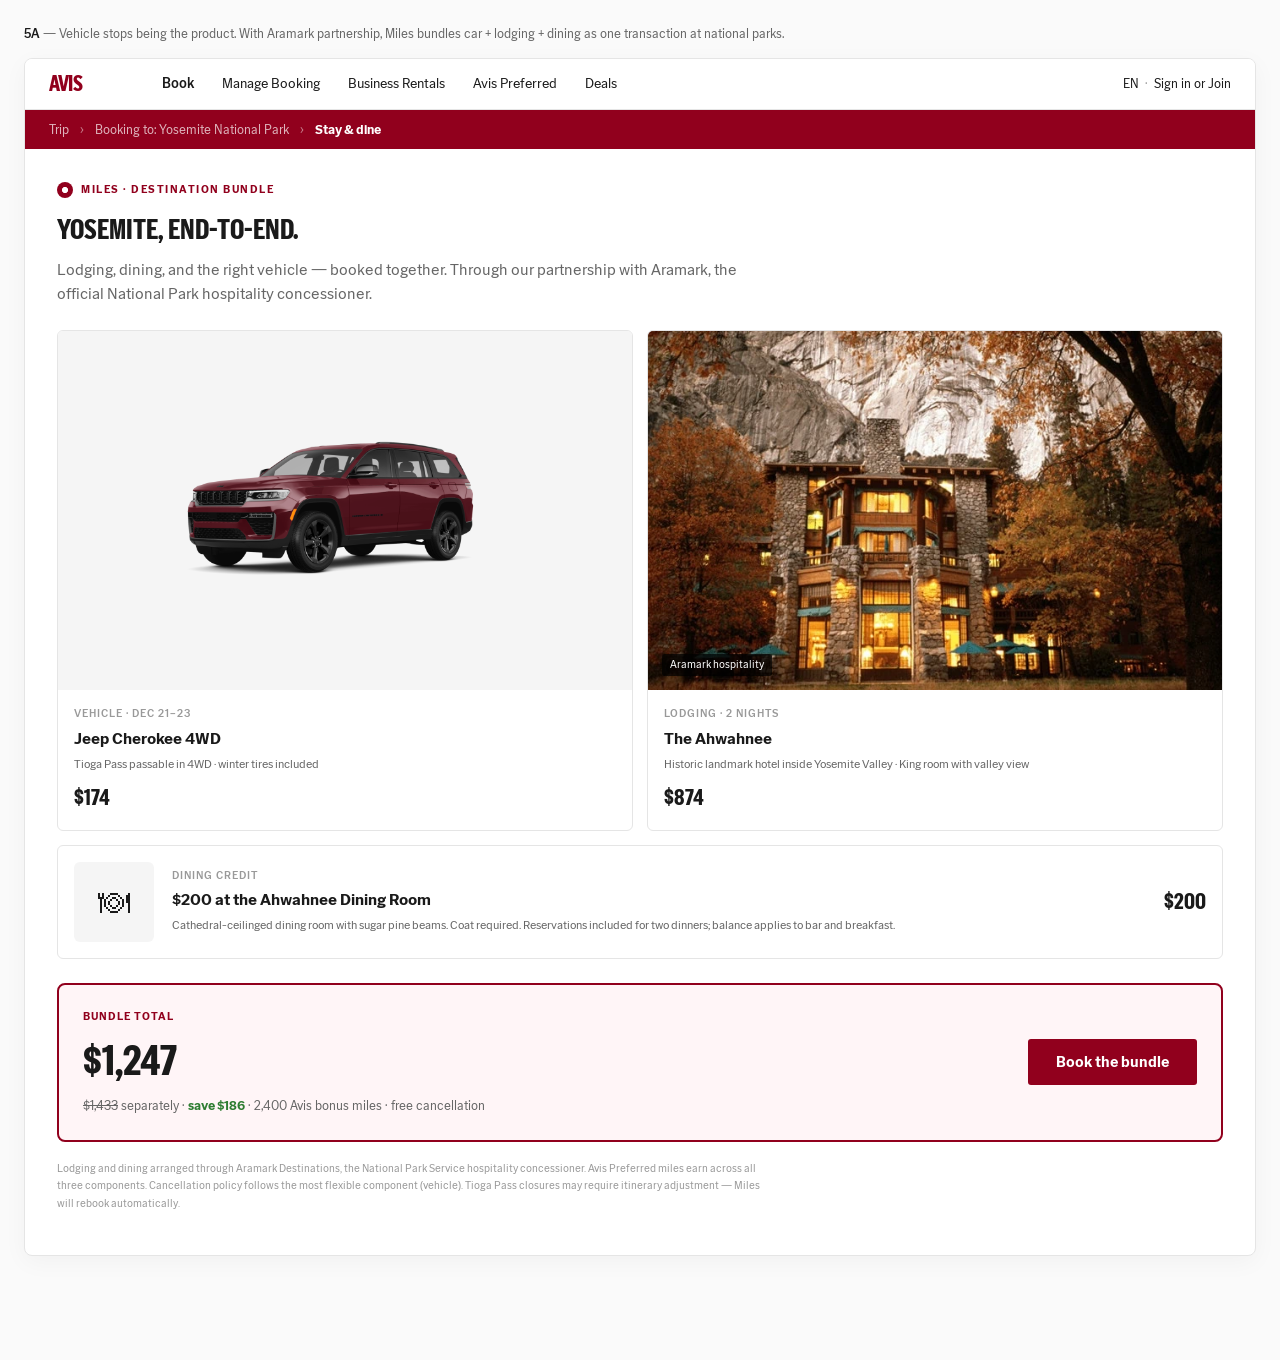
<file: 05a-aramark-bundle.html>
<!DOCTYPE html>
<html lang="en">
<head>
  <meta charset="utf-8">
  <meta name="viewport" content="width=device-width, initial-scale=1">
  <title>Miles — 5A · Destination bundle (Aramark)</title>
  <link rel="stylesheet" href="styles.css">
</head>
<body>
  <div class="mockup-stage">
    <p class="mockup-caption"><strong>5A</strong> — Vehicle stops being the product. With Aramark partnership, Miles bundles car + lodging + dining as one transaction at national parks.</p>

    <div class="avis-mock">
      <div class="avis-topnav">
        <div class="avis-logo">AVIS</div>
        <div class="avis-nav">
          <span class="active">Book</span>
          <span>Manage Booking</span>
          <span>Business Rentals</span>
          <span>Avis Preferred</span>
          <span>Deals</span>
        </div>
        <div class="avis-account">EN<span class="sep">·</span>Sign in or Join</div>
      </div>
            <div class="avis-subnav"><span class="crumb">Trip</span> <span class="sep">›</span> <span class="crumb">Booking to: Yosemite National Park</span> <span class="sep">›</span> <span class="here">Stay & dine</span></div>
      <div style="padding:32px;">
        <div class="mile-tag" style="margin-bottom:10px;">Miles · DESTINATION BUNDLE</div>
        <h2 style="font-family:var(--font-headline); font-size:28px; font-weight:700; margin:0 0 8px; text-transform:uppercase;">Yosemite, end-to-end.</h2>
        <p style="color:var(--text-muted); margin:0 0 24px; max-width:720px;">Lodging, dining, and the right vehicle — booked together. Through our partnership with Aramark, the official National Park hospitality concessioner.</p>

        <div style="display:grid; grid-template-columns: 1fr 1fr; gap:14px;">
          <div style="background:#fff; border:1px solid var(--border); border-radius:6px; overflow:hidden;">
            <div class="veh-img" style="background:var(--gray-2);"><img class="img-swap" src="images/jeep-grand-cherokee.png" alt="Jeep Cherokee 4WD" style="width:100%;height:100%;object-fit:contain;"></div>
            <div style="padding:16px;">
              <div style="font-size:11px; color:var(--text-faint); letter-spacing:1px; font-weight:500;">VEHICLE · DEC 21–23</div>
              <h4 style="margin:4px 0; font-size:16px; font-weight:700;">Jeep Cherokee 4WD</h4>
              <div style="font-size:12px; color:var(--text-muted);">Tioga Pass passable in 4WD · winter tires included</div>
              <div style="font-family:var(--font-headline); font-size:22px; font-weight:700; margin-top:8px;">$174</div>
            </div>
          </div>

          <div style="background:#fff; border:1px solid var(--border); border-radius:6px; overflow:hidden;">
            <div class="img-swap" style="aspect-ratio:16/10; background-image:url('images/majestic-hotel-slide.webp'); background-size:cover; background-position:center; display:flex; align-items:end; padding:14px;">
              <span style="background:rgba(0,0,0,0.7); color:#fff; font-size:11px; padding:3px 8px; border-radius:3px;">Aramark hospitality</span>
            </div>
            <div style="padding:16px;">
              <div style="font-size:11px; color:var(--text-faint); letter-spacing:1px; font-weight:500;">LODGING · 2 NIGHTS</div>
              <h4 style="margin:4px 0; font-size:16px; font-weight:700;">The Ahwahnee</h4>
              <div style="font-size:12px; color:var(--text-muted);">Historic landmark hotel inside Yosemite Valley · King room with valley view</div>
              <div style="font-family:var(--font-headline); font-size:22px; font-weight:700; margin-top:8px;">$874</div>
            </div>
          </div>

          <div style="background:#fff; border:1px solid var(--border); border-radius:6px; padding:16px; grid-column: span 2;">
            <div style="display:flex; gap:18px; align-items:center;">
              <div class="img-swap" style="width:80px; height:80px; background:var(--gray-2); border-radius:6px; display:flex; align-items:center; justify-content:center; font-size:32px; flex-shrink:0;">🍽</div>
              <div style="flex:1;">
                <div style="font-size:11px; color:var(--text-faint); letter-spacing:1px; font-weight:500;">DINING CREDIT</div>
                <h4 style="margin:4px 0; font-size:16px; font-weight:700;">$200 at the Ahwahnee Dining Room</h4>
                <div style="font-size:12px; color:var(--text-muted); line-height:1.55;">Cathedral-ceilinged dining room with sugar pine beams. Coat required. Reservations included for two dinners; balance applies to bar and breakfast.</div>
              </div>
              <div style="font-family:var(--font-headline); font-size:22px; font-weight:700;">$200</div>
            </div>
          </div>
        </div>

        <div style="margin-top:24px; background:var(--avis-red-tint); border:2px solid var(--avis-red); border-radius:8px; padding:24px; display:flex; justify-content:space-between; align-items:center; flex-wrap:wrap; gap:16px;">
          <div>
            <div style="font-size:11px; color:var(--avis-red); letter-spacing:1px; font-weight:700; text-transform:uppercase;">Bundle total</div>
            <div style="font-family:var(--font-headline); font-size:42px; font-weight:700; margin:4px 0;">$1,247</div>
            <div style="font-size:13px; color:var(--text-muted);">
              <s>$1,433</s> separately · <strong style="color:var(--success);">save $186</strong> · 2,400 Avis bonus miles · free cancellation
            </div>
          </div>
          <button class="btn-primary" style="font-size:15px; padding:14px 28px;">Book the bundle</button>
        </div>

        <p style="font-size:11px; color:var(--text-faint); margin-top:18px; line-height:1.6; max-width:720px;">Lodging and dining arranged through Aramark Destinations, the National Park Service hospitality concessioner. Avis Preferred miles earn across all three components. Cancellation policy follows the most flexible component (vehicle). Tioga Pass closures may require itinerary adjustment — Miles will rebook automatically.</p>
      </div>
    </div>
  </div>

  <script src="editor.js"></script>
</body>
</html>
</file>
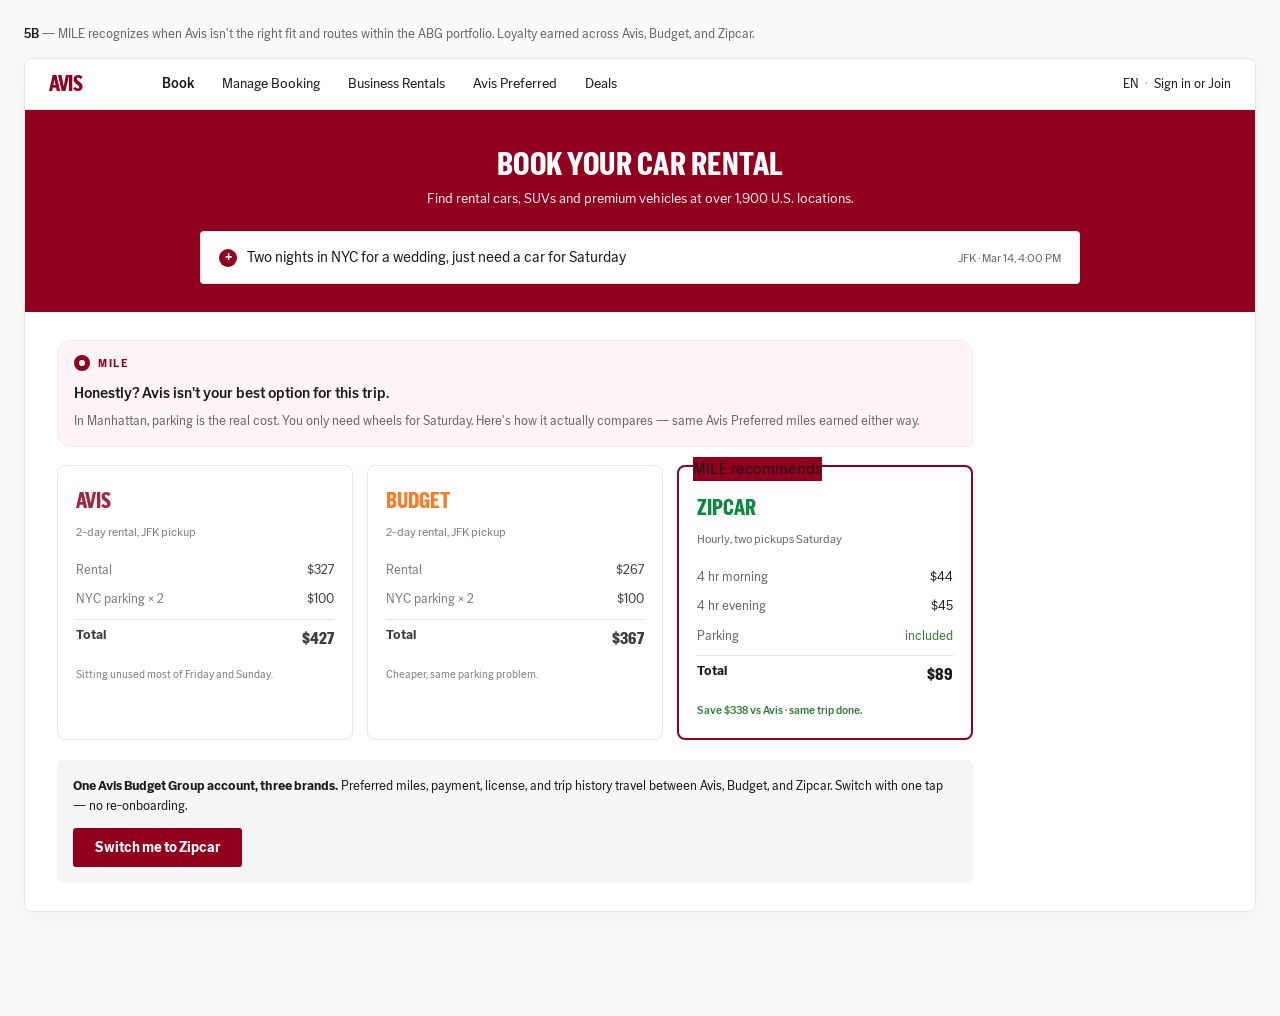
<file: 05b-cross-brand-routing.html>
<!DOCTYPE html>
<html lang="en">
<head>
  <meta charset="utf-8">
  <meta name="viewport" content="width=device-width, initial-scale=1">
  <title>MILE — 5B · Cross-brand intelligence</title>
  <link rel="stylesheet" href="styles.css">
</head>
<body>
  <div class="mockup-stage">
    <p class="mockup-caption"><strong>5B</strong> — MILE recognizes when Avis isn't the right fit and routes within the ABG portfolio. Loyalty earned across Avis, Budget, and Zipcar.</p>

    <div class="avis-mock">
      <div class="avis-topnav">
        <div class="avis-logo">AVIS</div>
        <div class="avis-nav">
          <span class="active">Book</span>
          <span>Manage Booking</span>
          <span>Business Rentals</span>
          <span>Avis Preferred</span>
          <span>Deals</span>
        </div>
        <div class="avis-account">EN<span class="sep">·</span>Sign in or Join</div>
      </div>
      <div class="avis-band">
        <h1>Book your car rental</h1>
        <div class="sub">Find rental cars, SUVs and premium vehicles at over 1,900 U.S. locations.</div>
        <div class="mile-input">
          <span class="pin">+</span>
          <span>Two nights in NYC for a wedding, just need a car for Saturday</span>
          <span class="meta">JFK · Mar 14, 4:00 PM</span>
        </div>
      </div>

      <div style="padding:28px 32px; max-width: 980px;">
        <div class="bubble-mile" style="max-width:100%; margin-left:0;">
          <div class="mile-tag" style="margin-bottom:10px;">MILE</div>
          <div style="font-size:15px; font-weight:500; margin-bottom:6px;">Honestly? Avis isn't your best option for this trip.</div>
          <div style="font-size:13px; color:var(--text-muted); line-height:1.6;">In Manhattan, parking is the real cost. You only need wheels for Saturday. Here's how it actually compares — same Avis Preferred miles earned either way.</div>
        </div>

        <div style="display:grid; grid-template-columns: 1fr 1fr 1fr; gap:14px; margin-top:18px;">
          <div style="background:#fff; border:1px solid var(--border); border-radius:8px; padding:18px; opacity:0.85;">
            <div style="font-family:var(--font-headline); font-size:22px; font-weight:700; color:var(--avis-red); margin-bottom:6px;">AVIS</div>
            <div style="font-size:12px; color:var(--text-muted); margin-bottom:14px;">2-day rental, JFK pickup</div>
            <div style="display:flex; justify-content:space-between; font-size:13px; padding:5px 0;"><span style="color:var(--text-muted);">Rental</span><span>$327</span></div>
            <div style="display:flex; justify-content:space-between; font-size:13px; padding:5px 0;"><span style="color:var(--text-muted);">NYC parking × 2</span><span>$100</span></div>
            <div style="display:flex; justify-content:space-between; font-size:13px; padding:5px 0; border-top:1px solid var(--border); margin-top:5px; font-weight:700;"><span>Total</span><span style="font-family:var(--font-headline); font-size:18px;">$427</span></div>
            <div style="font-size:11px; color:var(--text-muted); margin-top:10px;">Sitting unused most of Friday and Sunday.</div>
          </div>

          <div style="background:#fff; border:1px solid var(--border); border-radius:8px; padding:18px; opacity:0.85;">
            <div style="font-family:var(--font-headline); font-size:22px; font-weight:700; color:#fb6500; margin-bottom:6px;">BUDGET</div>
            <div style="font-size:12px; color:var(--text-muted); margin-bottom:14px;">2-day rental, JFK pickup</div>
            <div style="display:flex; justify-content:space-between; font-size:13px; padding:5px 0;"><span style="color:var(--text-muted);">Rental</span><span>$267</span></div>
            <div style="display:flex; justify-content:space-between; font-size:13px; padding:5px 0;"><span style="color:var(--text-muted);">NYC parking × 2</span><span>$100</span></div>
            <div style="display:flex; justify-content:space-between; font-size:13px; padding:5px 0; border-top:1px solid var(--border); margin-top:5px; font-weight:700;"><span>Total</span><span style="font-family:var(--font-headline); font-size:18px;">$367</span></div>
            <div style="font-size:11px; color:var(--text-muted); margin-top:10px;">Cheaper, same parking problem.</div>
          </div>

          <div style="background:#fff; border:2px solid var(--avis-red); border-radius:8px; padding:18px; position:relative;">
            <span class="badge" style="position:absolute; top:-10px; left:14px; background:var(--avis-red);">MILE recommends</span>
            <div style="font-family:var(--font-headline); font-size:22px; font-weight:700; color:#0a8a3e; margin-bottom:6px; margin-top:6px;">ZIPCAR</div>
            <div style="font-size:12px; color:var(--text-muted); margin-bottom:14px;">Hourly, two pickups Saturday</div>
            <div style="display:flex; justify-content:space-between; font-size:13px; padding:5px 0;"><span style="color:var(--text-muted);">4 hr morning</span><span>$44</span></div>
            <div style="display:flex; justify-content:space-between; font-size:13px; padding:5px 0;"><span style="color:var(--text-muted);">4 hr evening</span><span>$45</span></div>
            <div style="display:flex; justify-content:space-between; font-size:13px; padding:5px 0;"><span style="color:var(--text-muted);">Parking</span><span style="color:var(--success);">included</span></div>
            <div style="display:flex; justify-content:space-between; font-size:13px; padding:5px 0; border-top:1px solid var(--border); margin-top:5px; font-weight:700;"><span>Total</span><span style="font-family:var(--font-headline); font-size:18px;">$89</span></div>
            <div style="font-size:11px; color:var(--success); margin-top:10px; font-weight:500;">Save $338 vs Avis · same trip done.</div>
          </div>
        </div>

        <div style="margin-top:20px; background:var(--gray-2); padding:16px; border-radius:6px; display:flex; justify-content:space-between; align-items:center; flex-wrap:wrap; gap:12px;">
          <div style="font-size:13px; line-height:1.55;">
            <strong>One Avis Budget Group account, three brands.</strong> Preferred miles, payment, license, and trip history travel between Avis, Budget, and Zipcar. Switch with one tap — no re-onboarding.
          </div>
          <button class="btn-primary">Switch me to Zipcar</button>
        </div>
      </div>
    </div>
  </div>

  <script src="editor.js"></script>
</body>
</html>
</file>
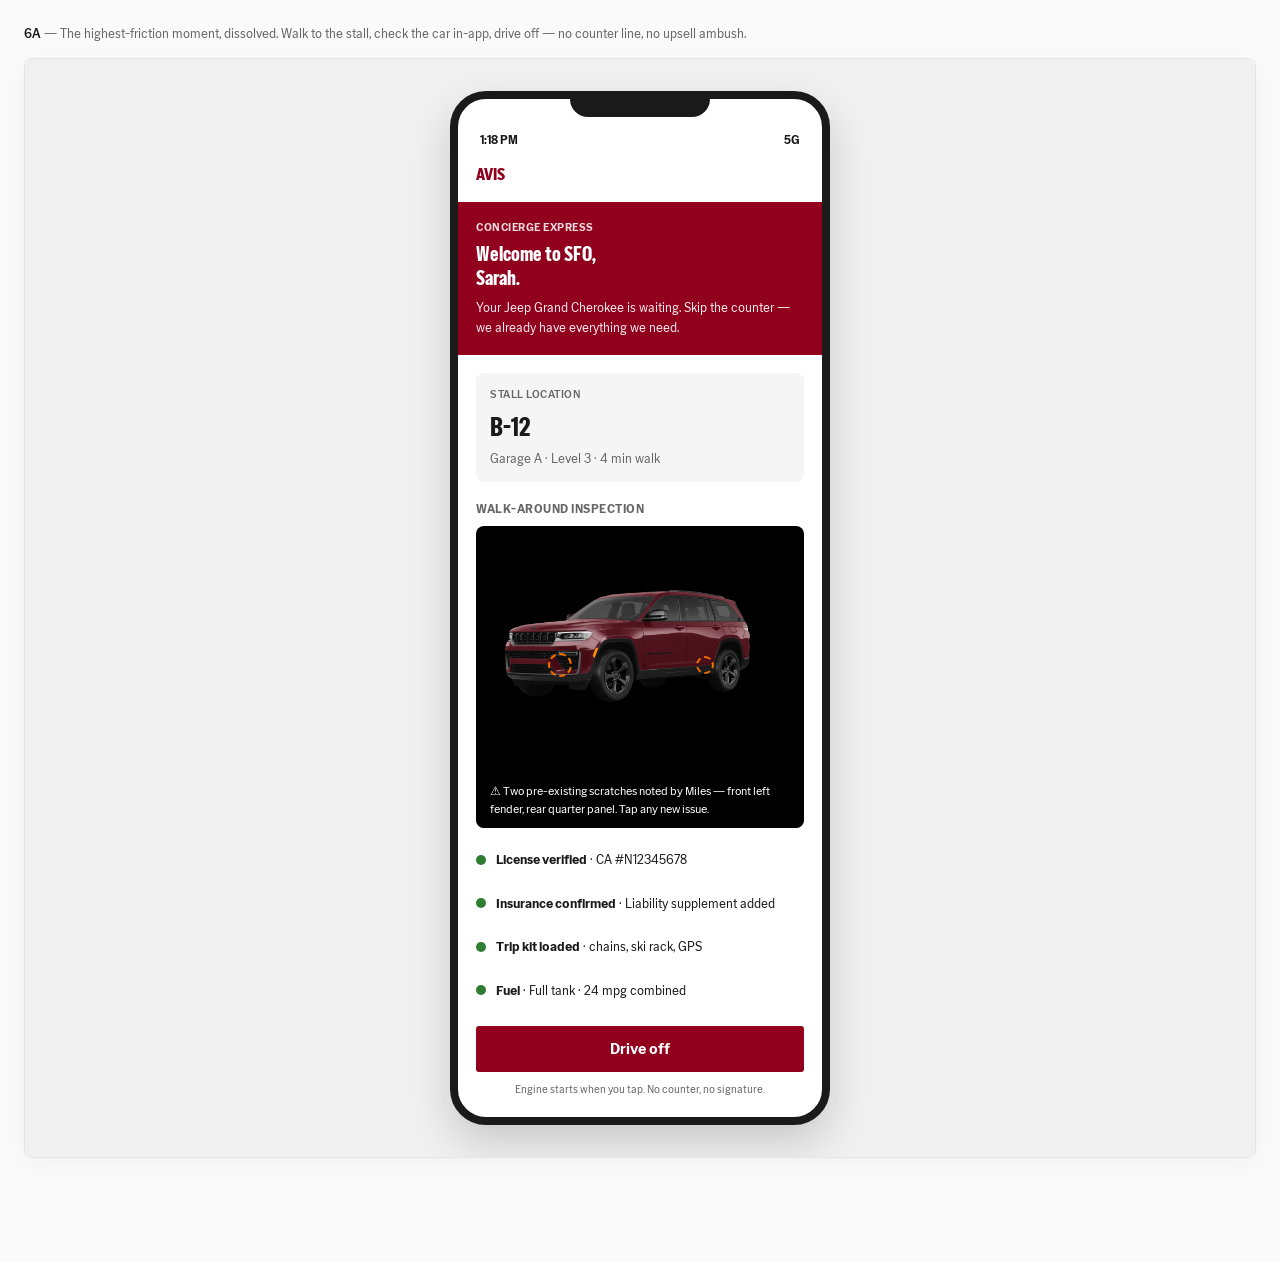
<file: 06a-counter-free-pickup.html>
<!DOCTYPE html>
<html lang="en">
<head>
  <meta charset="utf-8">
  <meta name="viewport" content="width=device-width, initial-scale=1">
  <title>Miles — 6A · Counter-free pickup</title>
  <link rel="stylesheet" href="styles.css">
</head>
<body>
  <div class="mockup-stage">
    <p class="mockup-caption"><strong>6A</strong> — The highest-friction moment, dissolved. Walk to the stall, check the car in-app, drive off — no counter line, no upsell ambush.</p>

    <div class="avis-mock">
<div style="background:#f0f0f0; padding:32px; display:flex; justify-content:center;">
        <div class="phone-frame">
          <div class="phone-screen">
            <div class="phone-status"><span>1:18 PM</span><span>5G</span></div>
            <div style="padding:8px 18px 14px;">
              <div style="font-family:var(--font-headline); font-size:18px; font-weight:700; color:var(--avis-red);">AVIS</div>
            </div>

            <div style="background:var(--avis-red); color:#fff; padding:18px;">
              <div style="font-size:11px; opacity:0.85; letter-spacing:0.5px; font-weight:700;">CONCIERGE EXPRESS</div>
              <div style="font-family:var(--font-headline); font-size:20px; font-weight:700; margin-top:6px; line-height:1.2;">Welcome to SFO,<br>Sarah.</div>
              <div style="font-size:13px; opacity:0.92; margin-top:8px;">Your Jeep Grand Cherokee is waiting. Skip the counter — we already have everything we need.</div>
            </div>

            <div style="padding:18px;">
              <div style="background:var(--gray-2); padding:14px; border-radius:8px; margin-bottom:18px;">
                <div style="font-size:11px; color:var(--text-muted); letter-spacing:0.5px; font-weight:500; text-transform:uppercase;">Stall location</div>
                <div style="font-family:var(--font-headline); font-size:26px; font-weight:700; margin-top:4px;">B-12</div>
                <div style="font-size:13px; color:var(--text-muted); margin-top:2px;">Garage A · Level 3 · 4 min walk</div>
              </div>

              <div style="font-size:12px; font-weight:700; color:var(--text-muted); letter-spacing:0.5px; text-transform:uppercase; margin-bottom:8px;">Walk-around inspection</div>
              <div class="img-swap" style="background:#000; border-radius:8px; padding:0; margin-bottom:14px; position:relative; overflow:hidden;">
                <img src="images/jeep-grand-cherokee.png" alt="Jeep Grand Cherokee walk-around" style="width:100%; display:block;">
                <span style="position:absolute; left:22%; top:42%; width:24px; height:24px; border:2px dashed #ED6C02; border-radius:50%; pointer-events:none;"></span>
                <span style="position:absolute; left:67%; top:43%; width:18px; height:18px; border:2px dashed #ED6C02; border-radius:50%; pointer-events:none;"></span>
                <div style="font-size:12px; color:#fff; padding:10px 14px; background:rgba(0,0,0,0.55); line-height:1.5;">⚠ Two pre-existing scratches noted by Miles — front left fender, rear quarter panel. Tap any new issue.</div>
              </div>

              <div style="display:grid; gap:8px; margin-bottom:18px;">
                <div class="step"><span class="dot green"></span><span><strong>License verified</strong> · CA #N12345678</span></div>
                <div class="step"><span class="dot green"></span><span><strong>Insurance confirmed</strong> · Liability supplement added</span></div>
                <div class="step"><span class="dot green"></span><span><strong>Trip kit loaded</strong> · chains, ski rack, GPS</span></div>
                <div class="step"><span class="dot green"></span><span><strong>Fuel</strong> · Full tank · 24 mpg combined</span></div>
              </div>

              <button class="btn-primary" style="width:100%; padding:14px; font-size:15px;">Drive off</button>
              <div style="font-size:11px; color:var(--text-muted); text-align:center; margin-top:10px;">Engine starts when you tap. No counter, no signature.</div>
            </div>
          </div>
        </div>
      </div>
    </div>
  </div>

  <script src="editor.js"></script>
</body>
</html>
</file>
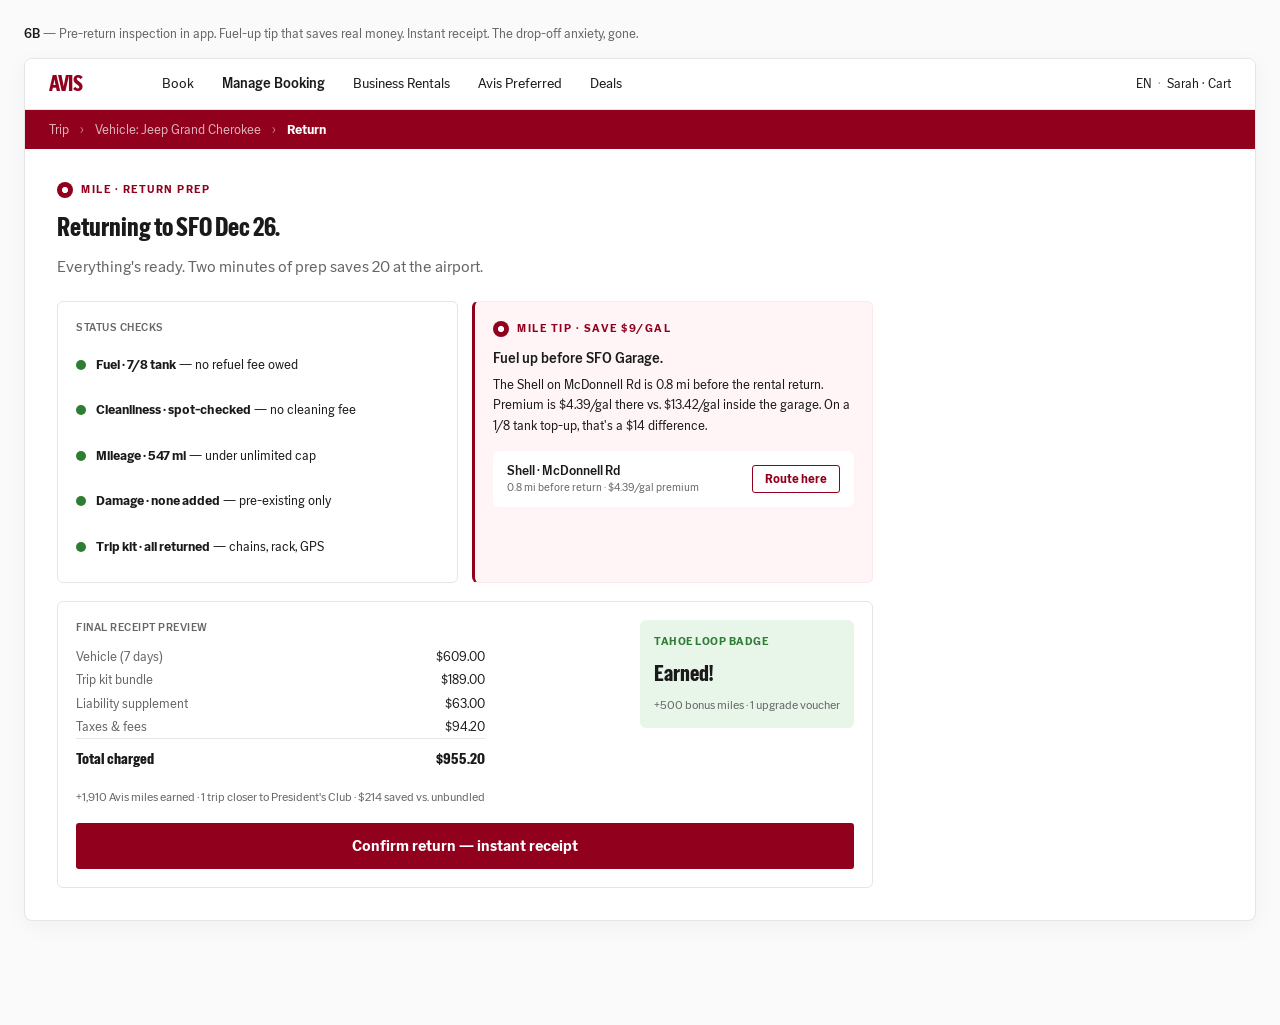
<file: 06b-effortless-dropoff.html>
<!DOCTYPE html>
<html lang="en">
<head>
  <meta charset="utf-8">
  <meta name="viewport" content="width=device-width, initial-scale=1">
  <title>MILE — 6B · Effortless drop-off</title>
  <link rel="stylesheet" href="styles.css">
</head>
<body>
  <div class="mockup-stage">
    <p class="mockup-caption"><strong>6B</strong> — Pre-return inspection in app. Fuel-up tip that saves real money. Instant receipt. The drop-off anxiety, gone.</p>

    <div class="avis-mock">
      <div class="avis-topnav">
        <div class="avis-logo">AVIS</div>
        <div class="avis-nav">
          <span>Book</span>
          <span class="active">Manage Booking</span>
          <span>Business Rentals</span>
          <span>Avis Preferred</span>
          <span>Deals</span>
        </div>
        <div class="avis-account">EN<span class="sep">·</span>Sarah · Cart</div>
      </div>
            <div class="avis-subnav"><span class="crumb">Trip</span> <span class="sep">›</span> <span class="crumb">Vehicle: Jeep Grand Cherokee</span> <span class="sep">›</span> <span class="here">Return</span></div>
      <div style="padding:32px; max-width:880px;">
        <div class="mile-tag" style="margin-bottom:10px;">MILE · RETURN PREP</div>
        <h2 style="font-family:var(--font-headline); font-size:26px; font-weight:700; margin:0 0 8px;">Returning to SFO Dec 26.</h2>
        <p style="color:var(--text-muted); margin:0 0 22px;">Everything's ready. Two minutes of prep saves 20 at the airport.</p>

        <div style="display:grid; grid-template-columns: 1fr 1fr; gap:14px;">
          <div style="background:#fff; border:1px solid var(--border); border-radius:6px; padding:18px;">
            <div style="font-size:11px; color:var(--text-muted); letter-spacing:0.5px; text-transform:uppercase; font-weight:500; margin-bottom:10px;">Status checks</div>
            <div style="display:grid; gap:10px;">
              <div class="step"><span class="dot green"></span><span><strong>Fuel · 7/8 tank</strong> — no refuel fee owed</span></div>
              <div class="step"><span class="dot green"></span><span><strong>Cleanliness · spot-checked</strong> — no cleaning fee</span></div>
              <div class="step"><span class="dot green"></span><span><strong>Mileage · 547 mi</strong> — under unlimited cap</span></div>
              <div class="step"><span class="dot green"></span><span><strong>Damage · none added</strong> — pre-existing only</span></div>
              <div class="step"><span class="dot green"></span><span><strong>Trip kit · all returned</strong> — chains, rack, GPS</span></div>
            </div>
          </div>

          <div style="background:var(--avis-red-tint); border:1px solid var(--avis-red-soft); border-left:3px solid var(--avis-red); border-radius:6px; padding:18px;">
            <div class="mile-tag" style="margin-bottom:10px;">MILE TIP · SAVE $9/GAL</div>
            <div style="font-size:14px; font-weight:500; margin-bottom:6px;">Fuel up before SFO Garage.</div>
            <div style="font-size:13px; color:var(--text); line-height:1.6;">The Shell on McDonnell Rd is 0.8 mi before the rental return. Premium is $4.39/gal there vs. $13.42/gal inside the garage. On a 1/8 tank top-up, that's a $14 difference.</div>
            <div style="background:#fff; border-radius:6px; padding:10px 14px; margin-top:14px; display:flex; justify-content:space-between; align-items:center; font-size:13px;">
              <div>
                <div style="font-weight:500;">Shell · McDonnell Rd</div>
                <div style="color:var(--text-muted); font-size:11px;">0.8 mi before return · $4.39/gal premium</div>
              </div>
              <button class="btn-secondary" style="padding:6px 12px; font-size:12px;">Route here</button>
            </div>
          </div>
        </div>

        <div style="margin-top:18px; background:#fff; border:1px solid var(--border); border-radius:6px; padding:18px;">
          <div style="display:flex; justify-content:space-between; align-items:flex-start; flex-wrap:wrap; gap:14px;">
            <div>
              <div style="font-size:11px; color:var(--text-muted); letter-spacing:0.5px; text-transform:uppercase; font-weight:500;">Final receipt preview</div>
              <div style="margin-top:8px; font-size:13px; line-height:1.8;">
                <div style="display:flex; justify-content:space-between; min-width:300px;"><span style="color:var(--text-muted);">Vehicle (7 days)</span><span>$609.00</span></div>
                <div style="display:flex; justify-content:space-between;"><span style="color:var(--text-muted);">Trip kit bundle</span><span>$189.00</span></div>
                <div style="display:flex; justify-content:space-between;"><span style="color:var(--text-muted);">Liability supplement</span><span>$63.00</span></div>
                <div style="display:flex; justify-content:space-between;"><span style="color:var(--text-muted);">Taxes & fees</span><span>$94.20</span></div>
                <div style="display:flex; justify-content:space-between; padding-top:6px; border-top:1px solid var(--border); font-weight:700; font-family:var(--font-headline); font-size:16px;"><span>Total charged</span><span>$955.20</span></div>
              </div>
              <div style="margin-top:14px; font-size:12px; color:var(--text-muted); line-height:1.6;">+1,910 Avis miles earned · 1 trip closer to President's Club · $214 saved vs. unbundled</div>
            </div>
            <div style="background:var(--success-bg); padding:14px; border-radius:6px; min-width:200px;">
              <div style="font-size:11px; color:var(--success); font-weight:700; letter-spacing:0.5px; text-transform:uppercase;">Tahoe Loop badge</div>
              <div style="font-family:var(--font-headline); font-size:22px; font-weight:700; margin:6px 0;">Earned!</div>
              <div style="font-size:12px; color:var(--text-muted);">+500 bonus miles · 1 upgrade voucher</div>
            </div>
          </div>
          <div style="margin-top:16px;">
            <button class="btn-primary" style="width:100%; padding:14px; font-size:15px;">Confirm return — instant receipt</button>
          </div>
        </div>
      </div>
    </div>
  </div>

  <script src="editor.js"></script>
</body>
</html>
</file>
<file: styles.css>
/* ============================================================
   MILE × Avis Budget Group — Shared Stylesheet
   ============================================================ */

/* ---------- Avis brand fonts ---------- */
@font-face {
  font-family: "Avis Sans";
  src: url("[data-uri]") format("woff2");
  font-weight: 400; font-style: normal; font-display: swap;
}
@font-face {
  font-family: "Avis Sans";
  src: url("[data-uri]") format("woff2");
  font-weight: 500; font-style: normal; font-display: swap;
}
@font-face {
  font-family: "Avis Sans";
  src: url("[data-uri]") format("woff2");
  font-weight: 700; font-style: normal; font-display: swap;
}
@font-face {
  font-family: "Avis Headline";
  src: url("[data-uri]") format("woff2");
  font-weight: 700; font-style: normal; font-display: swap;
}

:root {
  --avis-red: #91001D;
  --avis-red-deep: #91001D;
  --avis-red-band: #91001D;
  --avis-red-soft: #FCE8EC;
  --avis-red-tint: #FFF5F7;
  --black: #1A1A1A;
  --gray-2: #F5F5F5;
  --gray-3: #E5E5E5;
  --gray-4: #C8C8C8;
  --text: #1A1A1A;
  --text-muted: #666;
  --text-faint: #999;
  --border: #E5E5E5;
  --success: #2E7D32;
  --success-bg: #E8F5E9;
  --warn: #ED6C02;
  --warn-bg: #FFF4E5;
  --info-bg: #E3F2FD;
  --link: #1565C0;
  --font-sans: "Avis Sans", -apple-system, BlinkMacSystemFont, "Segoe UI", Roboto, Helvetica, Arial, sans-serif;
  --font-headline: "Avis Headline", "Avis Sans", -apple-system, BlinkMacSystemFont, sans-serif;
}

* { box-sizing: border-box; }

html, body {
  margin: 0;
  padding: 0;
  font-family: var(--font-sans);
  font-weight: 400;
  color: var(--text);
  background: #fafafa;
  -webkit-font-smoothing: antialiased;
  line-height: 1.5;
}

/* ---------- Editor toolbar (only in #edit mode) ---------- */
.editor-bar {
  position: sticky; top: 0; z-index: 100;
  background: #fff; border-bottom: 1px solid var(--border);
  padding: 10px 18px;
  display: flex; align-items: center; gap: 14px;
  flex-wrap: wrap; font-size: 13px;
}
.editor-bar a.back { color: var(--link); text-decoration: none; font-weight: 500; }
.editor-bar a.back:hover { text-decoration: underline; }
.editor-bar .title { font-weight: 500; flex: 1; min-width: 200px; }
.editor-bar button {
  background: #fff; border: 1px solid var(--gray-4);
  border-radius: 4px; padding: 6px 12px; font-size: 12px; cursor: pointer;
  font-family: inherit; color: var(--text);
}
.editor-bar button:hover { background: var(--gray-2); border-color: #999; }
.editor-bar button.primary {
  background: var(--avis-red); border-color: var(--avis-red);
  color: #fff; font-weight: 500;
}
.editor-bar button.primary:hover { background: var(--avis-red-deep); }
.editor-bar .hint { font-size: 11px; color: var(--text-muted); margin-left: auto; }

/* ---------- Stage ---------- */
.mockup-stage {
  max-width: 1280px; margin: 24px auto; padding: 0 24px 80px;
}
.mockup-caption {
  font-size: 13px; color: var(--text-muted); margin: 0 0 14px;
}
.mockup-caption strong { color: var(--text); font-weight: 500; }

/* ---------- Avis page chrome ---------- */
.avis-mock {
  background: #fff;
  border-radius: 8px;
  overflow: hidden;
  border: 1px solid var(--border);
  box-shadow: 0 6px 24px rgba(0,0,0,0.04);
  color: var(--text);
}

.avis-topnav {
  display: flex; align-items: center; gap: 0;
  padding: 14px 24px; background: #fff;
  border-bottom: 1px solid var(--border);
}
.avis-logo {
  font-family: var(--font-headline); font-weight: 700;
  font-size: 22px; color: var(--avis-red);
  letter-spacing: -0.5px; cursor: pointer; line-height: 1;
}
.avis-logo img { height: 22px; width: auto; }
.avis-nav {
  display: flex; gap: 28px;
  margin-left: 80px; flex: 1;
  font-size: 14px; font-weight: 400; color: var(--text);
}
.avis-nav span { cursor: pointer; }
.avis-nav span.active { font-weight: 500; }
.avis-account {
  font-size: 13px; color: var(--text); margin-left: auto;
}
.avis-account .sep { color: var(--text-faint); margin: 0 6px; }

/* Sub-nav (red, like the breadcrumb on plan-trip page) */
.avis-subnav {
  background: var(--avis-red-deep);
  color: #fff; padding: 10px 24px;
  font-size: 13px;
}
.avis-subnav .crumb { opacity: 0.7; }
.avis-subnav .sep { opacity: 0.5; margin: 0 8px; }
.avis-subnav .here { font-weight: 700; }

/* Booking band (the big red section) */
.avis-band {
  background: var(--avis-red-band);
  color: #fff;
  padding: 36px 32px 28px;
  text-align: center;
}
.avis-band h1 {
  font-family: var(--font-headline);
  font-weight: 700;
  font-size: 32px;
  letter-spacing: 0.5px;
  margin: 0 0 6px;
  line-height: 1.15;
  text-transform: uppercase;
}
.avis-band .sub {
  font-size: 14px; opacity: 0.92; margin: 0 auto 22px;
  max-width: 600px;
}

/* The conversational input (white pill on red) */
.mile-input {
  display: flex; align-items: center; gap: 10px;
  background: #fff; color: var(--text);
  padding: 14px 18px;
  border-radius: 4px;
  font-size: 15px;
  text-align: left;
  max-width: 880px;
  margin: 0 auto;
  border: 1px solid rgba(0,0,0,0.08);
}
.mile-input .pin {
  width: 18px; height: 18px; border-radius: 50%;
  background: var(--avis-red); color: #fff;
  display: inline-flex; align-items: center; justify-content: center;
  font-size: 14px; font-weight: 700; flex-shrink: 0;
}
.mile-input .meta {
  margin-left: auto; font-size: 12px; color: var(--text-muted); white-space: nowrap;
}
.mile-input.dark { background: rgba(255,255,255,0.96); }

/* MILE primitives */
.mile-tag {
  display: inline-flex; align-items: center; gap: 8px;
  font-size: 11px; font-weight: 700; letter-spacing: 1.5px;
  color: var(--avis-red); text-transform: uppercase;
}
.mile-tag::before {
  content: ""; width: 16px; height: 16px;
  background: var(--avis-red); border-radius: 50%;
  display: inline-block; flex-shrink: 0;
  background-image: radial-gradient(circle, #fff 25%, var(--avis-red) 28%);
}
.mile-tag.on-dark { color: #fff; }
.mile-tag.on-dark::before { background-image: radial-gradient(circle, var(--avis-red-band) 25%, #fff 28%); background-color: #fff; }

.mile-row {
  display: flex; align-items: flex-start; gap: 12px;
  padding: 18px 0;
}
.mile-row .mile-dot {
  width: 22px; height: 22px; border-radius: 50%;
  background: var(--avis-red); flex-shrink: 0;
  display: inline-flex; align-items: center; justify-content: center;
  margin-top: 2px;
  background-image: radial-gradient(circle, #fff 28%, var(--avis-red) 32%);
}
.mile-row .mile-text {
  flex: 1; font-size: 15px; line-height: 1.55; color: var(--text);
}

/* Vehicle cards */
.veh-grid {
  display: grid;
  grid-template-columns: 1fr 1fr 1fr;
  gap: 14px;
  margin-top: 24px;
}
.veh-card {
  background: #fff;
  border: 1px solid var(--border);
  border-radius: 6px;
  overflow: hidden;
  display: flex; flex-direction: column;
  position: relative;
  transition: border-color 0.15s;
}
.veh-card.recommended { border-color: var(--avis-red); border-width: 2px; }
.veh-card:hover { border-color: #999; }
.veh-card.recommended:hover { border-color: var(--avis-red-deep); }

.veh-card .badge {
  position: absolute; top: 12px; left: 12px;
  background: var(--avis-red); color: #fff;
  font-size: 11px; font-weight: 700; letter-spacing: 0.5px;
  padding: 4px 10px; border-radius: 2px; text-transform: uppercase;
  z-index: 2;
}
.veh-card .badge.premium { background: var(--black); }
.veh-card .badge-360 {
  position: absolute; top: 12px; right: 12px;
  background: rgba(26,26,26,0.85); color: #fff;
  font-size: 11px; font-weight: 500;
  padding: 4px 10px; border-radius: 99px;
  z-index: 2;
}

.veh-img {
  background: var(--gray-2);
  aspect-ratio: 16 / 10;
  display: flex; align-items: center; justify-content: center;
  position: relative; cursor: pointer;
}
.veh-img img { max-width: 80%; max-height: 80%; }

.veh-body { padding: 16px; flex: 1; display: flex; flex-direction: column; }
.veh-body h3 {
  font-size: 17px; font-weight: 700; margin: 0 0 4px;
  font-family: var(--font-sans);
}
.veh-body .veh-meta {
  font-size: 12px; color: var(--text-muted); margin: 0 0 10px;
}
.veh-body .veh-features {
  font-size: 12px; color: var(--text); margin: 0 0 14px;
}
.veh-body .veh-features span { color: var(--text-muted); }

.veh-footer {
  padding: 0 16px 16px;
  display: flex; justify-content: space-between; align-items: flex-end;
}
.veh-price .amount {
  font-family: var(--font-headline); font-size: 26px; font-weight: 700;
}
.veh-price .per { font-size: 13px; color: var(--text-muted); }
.veh-price .total {
  font-size: 11px; color: var(--text-muted); margin-top: 4px;
}

.btn-reserve {
  background: var(--avis-red); color: #fff;
  border: none; padding: 9px 20px;
  font-size: 13px; font-weight: 700;
  border-radius: 3px; cursor: pointer;
  font-family: inherit;
}
.btn-reserve:hover { background: var(--avis-red-deep); }
.btn-reserve.outline {
  background: #fff; color: var(--avis-red);
  border: 1px solid var(--avis-red);
}

/* Bundle suggestion bar */
.bundle-bar {
  margin-top: 20px;
  background: var(--avis-red-tint);
  border: 1px solid var(--avis-red-soft);
  border-left: 3px solid var(--avis-red);
  padding: 14px 18px;
  border-radius: 4px;
  font-size: 13px; line-height: 1.55;
}
.bundle-bar strong { font-weight: 700; }

/* Ask Miles eyebrow above the conversational input */
.ask-miles {
  font-family: var(--font-headline);
  font-size: 11px; font-weight: 700; letter-spacing: 2px;
  color: #fff; text-transform: uppercase;
  display: inline-flex; align-items: center; gap: 8px;
  margin: 0 auto 10px;
  opacity: 0.92;
}
.ask-miles::before {
  content: ""; width: 14px; height: 14px; border-radius: 50%;
  background: #fff;
  background-image: radial-gradient(circle, var(--avis-red-band) 25%, #fff 28%);
  flex-shrink: 0;
}

/* Miles ahead. tagline */
.miles-ahead {
  font-family: var(--font-headline); font-weight: 700;
  font-size: 13px; letter-spacing: 0.5px;
  color: #fff; opacity: 0.7;
  margin-top: 16px;
}

/* Generic buttons */
.btn-primary {
  background: var(--avis-red); color: #fff;
  border: none; padding: 11px 22px;
  font-size: 14px; font-weight: 700;
  border-radius: 3px; cursor: pointer;
  font-family: inherit;
}
.btn-primary:hover { background: var(--avis-red-deep); }
.btn-secondary {
  background: #fff; color: var(--avis-red);
  border: 1px solid var(--avis-red);
  padding: 10px 22px; font-size: 14px; font-weight: 700;
  border-radius: 3px; cursor: pointer;
  font-family: inherit;
}
.btn-secondary:hover { background: var(--avis-red-tint); }

/* Chat bubbles */
.bubble-user {
  background: var(--gray-2);
  padding: 12px 16px;
  border-radius: 14px 14px 14px 4px;
  font-size: 14px; line-height: 1.55;
  max-width: 70%;
  margin-bottom: 12px;
}
.bubble-mile {
  background: var(--avis-red-tint);
  border: 1px solid var(--avis-red-soft);
  padding: 14px 16px;
  border-radius: 14px 14px 4px 14px;
  font-size: 14px; line-height: 1.55;
  max-width: 90%;
  margin-bottom: 12px;
  margin-left: auto;
}

/* Chip/tags row */
.chips { display: flex; flex-wrap: wrap; gap: 8px; margin-top: 8px; }
.chip {
  display: inline-block;
  background: #fff;
  border: 1px solid var(--gray-4);
  border-radius: 99px;
  padding: 7px 14px;
  font-size: 13px;
  color: var(--text);
  cursor: pointer;
  font-family: inherit;
}
.chip.selected {
  background: var(--avis-red); color: #fff;
  border-color: var(--avis-red); font-weight: 500;
}
.chip.lite {
  background: var(--gray-2); border-color: transparent;
  font-size: 12px;
}

/* Things to do cards (image 3) */
.thing-grid {
  display: grid; grid-template-columns: 1fr 1fr 1fr; gap: 14px;
  margin-top: 16px;
}
.thing-card {
  background: #fff; border: 1px solid var(--border);
  border-radius: 6px; overflow: hidden;
  display: flex; flex-direction: column;
}
.thing-img {
  aspect-ratio: 16/10;
  background: var(--gray-3);
  position: relative; display: flex; align-items: end;
  padding: 12px; cursor: pointer;
  background-size: cover; background-position: center;
}
.thing-img .pin-tag {
  background: rgba(26,26,26,0.85); color: #fff;
  font-size: 11px; font-weight: 500;
  padding: 3px 8px; border-radius: 3px;
}
.thing-body { padding: 14px; }
.thing-body h4 { font-size: 15px; font-weight: 700; margin: 0 0 4px; }
.thing-body .meta { font-size: 12px; color: var(--text-muted); margin: 0 0 8px; }
.thing-body .blurb { font-size: 13px; color: var(--text); margin: 0 0 12px; line-height: 1.5; }
.thing-body .btn-add {
  width: 100%;
  background: #fff; color: var(--avis-red);
  border: 1px solid var(--avis-red);
  padding: 8px 14px;
  font-size: 13px; font-weight: 500;
  border-radius: 3px; cursor: pointer;
  font-family: inherit;
}
.thing-body .btn-add:hover { background: var(--avis-red-tint); }

/* Try-chips section */
.try-row {
  background: var(--gray-2);
  padding: 14px 18px;
  border-radius: 4px;
  margin-top: 22px;
  display: flex; align-items: center; gap: 12px; flex-wrap: wrap;
}
.try-row > span { font-weight: 500; font-size: 13px; }

/* Route bar */
.route-bar {
  background: var(--gray-2);
  padding: 14px 18px;
  border-radius: 4px;
  display: flex; align-items: center; gap: 18px; flex-wrap: wrap;
  font-size: 13px;
  margin-top: 14px;
}
.route-bar .leg {
  display: flex; align-items: center; gap: 10px;
  font-weight: 700;
}
.route-bar .leg::before {
  content: "📍"; opacity: 0.85;
}
.route-bar .meta { color: var(--text-muted); }
.route-bar .alert {
  margin-left: auto; color: var(--warn); font-weight: 500;
  display: inline-flex; align-items: center; gap: 6px;
}

/* Status pills */
.pill {
  display: inline-block;
  font-size: 11px; padding: 3px 9px;
  border-radius: 99px; font-weight: 500;
  letter-spacing: 0.3px;
}
.pill.success { background: var(--success-bg); color: var(--success); }
.pill.warn { background: var(--warn-bg); color: var(--warn); }
.pill.info { background: var(--info-bg); color: var(--link); }
.pill.red { background: var(--avis-red-soft); color: var(--avis-red); }

/* Progress bar */
.progress-track {
  height: 8px; background: var(--gray-3); border-radius: 99px;
  overflow: hidden;
}
.progress-fill {
  height: 100%; background: var(--avis-red); border-radius: 99px;
}

/* Stat tiles (loyalty dashboard) */
.stat-grid {
  display: grid; grid-template-columns: repeat(4, 1fr);
  gap: 12px; margin: 16px 0;
}
.stat-tile {
  background: var(--gray-2); padding: 14px;
  border-radius: 6px;
}
.stat-tile .num {
  font-family: var(--font-headline);
  font-size: 28px; font-weight: 700; color: var(--avis-red);
  line-height: 1.1;
}
.stat-tile .label {
  font-size: 11px; color: var(--text-muted); text-transform: uppercase;
  letter-spacing: 0.5px; margin-top: 6px;
}

/* Achievement badges */
.badges-row {
  display: grid; grid-template-columns: repeat(4, 1fr); gap: 12px;
}
.badge-card {
  background: #fff; border: 1px solid var(--border);
  border-radius: 8px; padding: 14px; text-align: center;
}
.badge-card.earned { border-color: var(--avis-red); background: var(--avis-red-tint); }
.badge-card.locked { opacity: 0.55; }
.badge-card .glyph {
  width: 56px; height: 56px; border-radius: 50%;
  background: var(--gray-3);
  margin: 0 auto 10px;
  display: flex; align-items: center; justify-content: center;
  font-size: 22px;
}
.badge-card.earned .glyph { background: var(--avis-red); color: #fff; }
.badge-card h5 { font-size: 13px; font-weight: 700; margin: 0 0 3px; }
.badge-card .desc { font-size: 11px; color: var(--text-muted); margin: 0; }

/* Compatibility / step list */
.step {
  display: flex; align-items: center; gap: 10px; font-size: 13px;
  padding: 8px 0;
}
.step .dot {
  width: 10px; height: 10px; border-radius: 50%; flex-shrink: 0;
}
.dot.green { background: var(--success); }
.dot.amber { background: var(--warn); }
.dot.gray { background: var(--gray-4); }

/* Mobile frame ---------- for in-trip & pickup */
.phone-frame {
  width: 380px; max-width: 100%;
  margin: 0 auto;
  border: 8px solid #1a1a1a;
  border-radius: 36px;
  overflow: hidden;
  background: #fff;
  position: relative;
  box-shadow: 0 18px 40px rgba(0,0,0,0.16);
}
.phone-frame::before {
  content: ""; display: block;
  height: 18px; background: #1a1a1a; border-radius: 0 0 18px 18px;
  width: 140px; margin: 0 auto;
  position: absolute; left: 50%; transform: translateX(-50%); top: 0; z-index: 5;
}
.phone-screen {
  padding-top: 26px; min-height: 700px;
}
.phone-status {
  display: flex; justify-content: space-between;
  padding: 6px 22px 4px; font-size: 12px; font-weight: 700;
}

/* ---------- Index page ---------- */
.index-hero {
  background: var(--avis-red);
  color: #fff;
  padding: 64px 40px;
}
.index-tagline {
  font-family: var(--font-headline);
  font-size: 14px; font-weight: 700;
  letter-spacing: 4px; text-transform: uppercase;
  opacity: 0.7; margin-bottom: 18px;
}
.index-hero h1 {
  font-family: var(--font-headline);
  font-size: 32px; font-weight: 700;
  margin: 0 0 16px; line-height: 1.2;
  letter-spacing: -0.3px;
  max-width: 920px;
}
.index-hero h1 .accent {
  opacity: 0.45;
  font-weight: 400;
  margin: 0 6px;
}
.index-hero p {
  font-size: 16px; max-width: 620px; margin: 0; opacity: 0.94;
  line-height: 1.55;
}
.index-grid {
  max-width: 1200px; margin: 40px auto; padding: 0 24px 60px;
  display: grid; gap: 36px;
}
.index-section h2 {
  font-size: 20px; font-weight: 700; margin: 0 0 6px;
}
.index-section .lede {
  font-size: 14px; color: var(--text-muted); margin: 0 0 18px;
  line-height: 1.55;
}
.index-pair {
  display: grid; grid-template-columns: 1fr 1fr; gap: 14px;
}
.index-card {
  background: #fff; border: 1px solid var(--border);
  border-radius: 8px; padding: 18px;
  text-decoration: none; color: var(--text);
  transition: border-color 0.15s, transform 0.15s;
  display: block;
}
.index-card:hover { border-color: var(--avis-red); transform: translateY(-2px); }
.index-card .label {
  font-size: 11px; color: var(--text-faint); letter-spacing: 1px; font-weight: 500;
}
.index-card .name {
  font-size: 16px; font-weight: 700; margin: 4px 0 6px;
}
.index-card .desc { font-size: 13px; color: var(--text-muted); margin: 0; line-height: 1.5; }

@media (max-width: 760px) {
  /* ---- Stage / chrome ---- */
  .mockup-stage { padding: 0 12px 48px; margin: 12px auto; }
  .mockup-caption { font-size: 12px; line-height: 1.5; }
  .avis-mock { border-radius: 6px; }

  /* ---- Topnav: nav items don't fit; hide them on phones, keep logo + account ---- */
  .avis-topnav { padding: 12px 14px; gap: 10px; }
  .avis-nav { display: none; }
  .avis-logo { font-size: 18px; }
  .avis-logo img { height: 18px; }
  .avis-account { font-size: 12px; margin-left: auto; }

  /* ---- Subnav ---- */
  .avis-subnav { padding: 8px 14px; font-size: 11px; line-height: 1.6; }
  .avis-subnav .sep { margin: 0 5px; }

  /* ---- Booking band ---- */
  .avis-band { padding: 24px 16px 22px; }
  .avis-band h1 { font-size: 22px; line-height: 1.15; }
  .avis-band .sub { font-size: 12px; margin-bottom: 14px; max-width: none; }
  .ask-miles { font-size: 10px; letter-spacing: 1.5px; margin-bottom: 8px; }
  .miles-ahead { font-size: 11px; margin-top: 12px; }

  /* ---- Conversational input: stack the meta below the query ---- */
  .mile-input { flex-wrap: wrap; padding: 10px 14px; font-size: 13px; gap: 8px; }
  .mile-input .meta { margin-left: 28px; flex-basis: 100%; font-size: 11px; }

  /* ---- Force ALL grids (class-based AND inline-styled) to single column ----
     The double-class scoping bumps specificity high enough to beat inline styles
     across different browser cascade-resolution edge cases observed on file:// URLs. */
  .avis-mock [style*="grid-template-columns"],
  .avis-mock div[style*="grid-template-columns"],
  body .avis-mock [style*="grid-template-columns"],
  .index-grid [style*="grid-template-columns"] {
    grid-template-columns: 1fr !important;
    gap: 12px !important;
  }
  /* And clear any inline grid-column spans that would create implicit columns */
  .avis-mock [style*="grid-column: span"],
  .avis-mock [style*="grid-column:span"] {
    grid-column: 1 / -1 !important;
  }
  .veh-grid, .thing-grid, .badges-row, .stat-grid, .index-pair {
    grid-template-columns: 1fr !important;
  }

  /* Stat grid: keep 2-up on phones, it reads better than 4 stacked tiles */
  .stat-grid { grid-template-columns: 1fr 1fr !important; }
  .stat-tile { padding: 12px; }
  .stat-tile .num { font-size: 22px; }
  .stat-tile .label { font-size: 10px; }

  /* Badges row: 2-up on phones */
  .badges-row { grid-template-columns: 1fr 1fr !important; gap: 10px; }
  .badge-card { padding: 12px; }
  .badge-card .glyph { width: 44px; height: 44px; font-size: 18px; }

  /* ---- Inner section paddings ---- */
  .avis-mock [style*="padding:32px"],
  .avis-mock [style*="padding: 32px"],
  .avis-mock [style*="padding:24px 32px"],
  .avis-mock [style*="padding: 24px 32px"],
  .avis-mock [style*="padding:28px 32px"],
  .avis-mock [style*="padding: 28px 32px"],
  .avis-mock [style*="padding:36px 32px"],
  .avis-mock [style*="padding: 36px 32px"] {
    padding: 18px 14px !important;
  }

  /* Headline H2/H3 reductions for the prominent display headlines */
  .avis-mock h2[style*="font-size:32px"] { font-size: 22px !important; }
  .avis-mock h2[style*="font-size:28px"] { font-size: 20px !important; }
  .avis-mock h2[style*="font-size:26px"] { font-size: 19px !important; }
  .avis-mock h3[style*="font-size:22px"],
  .avis-mock h3[style*="font-size:20px"] { font-size: 17px !important; }

  /* Big prices/stats inside cards */
  .avis-mock [style*="font-size:42px"] { font-size: 28px !important; }
  .avis-mock [style*="font-size:32px"]:not(h2) { font-size: 24px !important; }
  .avis-mock [style*="font-size:28px"]:not(h2) { font-size: 22px !important; }

  /* ---- Vehicle and thing cards ---- */
  .veh-img, .thing-img { aspect-ratio: 16/9; }
  .veh-card .badge { font-size: 10px; padding: 3px 8px; }
  .veh-body { padding: 12px; }
  .veh-body h3 { font-size: 16px; }
  .veh-footer { padding: 0 12px 12px; flex-direction: column; align-items: stretch; gap: 10px; }
  .veh-footer .btn-reserve { width: 100%; padding: 10px; }
  .veh-price .amount { font-size: 22px; }

  /* ---- Bundle / route / try rows ---- */
  .bundle-bar { padding: 11px 13px; font-size: 12px; line-height: 1.5; }
  .route-bar { padding: 12px; font-size: 12px; gap: 8px; }
  .route-bar .leg { font-size: 13px; }
  .route-bar .alert { margin-left: 0; flex-basis: 100%; font-size: 11px; }
  .try-row { padding: 12px; gap: 6px; flex-wrap: wrap; }
  .try-row > span { flex-basis: 100%; }
  .chip { font-size: 12px; padding: 6px 11px; }

  /* ---- Bubbles ---- */
  .bubble-user, .bubble-mile { max-width: 100%; font-size: 13px; }

  /* ---- Buttons ---- */
  .btn-primary, .btn-secondary { width: 100%; padding: 11px 16px; font-size: 13px; }
  /* Override inline button styles when they're meant to be wide */
  .avis-mock .btn-primary[style*="font-size:15px"],
  .avis-mock .btn-primary[style*="padding:14px"] { font-size: 14px !important; padding: 11px !important; }

  /* ---- Phone-frame mockups: keep the device chrome but center properly ---- */
  .phone-frame { width: 100%; max-width: 340px; }
  .phone-screen { min-height: 600px; }

  /* ---- Editor toolbar: compact on mobile ---- */
  .editor-bar { padding: 8px 12px; gap: 6px; font-size: 12px; flex-wrap: wrap; }
  .editor-bar .title { font-size: 12px; flex: 1 1 60%; min-width: 0; overflow: hidden; text-overflow: ellipsis; white-space: nowrap; }
  .editor-bar .hint { display: none; }
  .editor-bar button { padding: 5px 10px; font-size: 11px; }
  .editor-bar a.back { font-size: 12px; }

  /* ---- Index page ---- */
  .index-hero { padding: 36px 20px; }
  .index-tagline { font-size: 11px; letter-spacing: 2.5px; margin-bottom: 12px; }
  .index-hero h1 { font-size: 22px; line-height: 1.25; }
  .index-hero h1 .accent { display: block; margin: 6px 0; }
  .index-hero p { font-size: 14px; }
  .index-grid { padding: 0 16px 40px; gap: 28px; margin: 24px auto; }
  .index-section h2 { font-size: 18px; }
  .index-section .lede { font-size: 13px; margin-bottom: 14px; }
  .index-card { padding: 14px; }
  .index-card .name { font-size: 15px; }
  .index-card .desc { font-size: 12px; }
}

@media (max-width: 420px) {
  /* Tighter still for small phones */
  .avis-band h1 { font-size: 20px; }
  .mockup-stage { padding: 0 8px 32px; }
  .mile-input { font-size: 12px; padding: 9px 12px; }
  .mile-input .meta { font-size: 10px; }
  .avis-account { font-size: 11px; }
  .index-hero h1 { font-size: 26px; }
}

/* ---------- Edit-mode affordances ---------- */
body.edit-mode [contenteditable="true"] { outline: none; transition: background 0.15s; }
body.edit-mode [contenteditable="true"]:hover { background: rgba(213,0,37,0.10); cursor: text; }
body.edit-mode [contenteditable="true"]:focus { background: rgba(213,0,37,0.18); }

body.edit-mode .img-swap { position: relative; cursor: pointer; }
body.edit-mode .img-swap::after {
  content: "↑ click to replace image";
  position: absolute; inset: auto 6px 6px auto;
  background: rgba(0,0,0,0.7); color: #fff;
  font-size: 10px; font-weight: 500; letter-spacing: 0.3px;
  padding: 4px 8px; border-radius: 3px;
  pointer-events: none;
  opacity: 0.85;
  transition: opacity 0.15s;
  z-index: 5;
}
body.edit-mode .img-swap:hover::after { opacity: 1; background: rgba(213,0,37,0.92); }
body.edit-mode .img-swap:hover { outline: 2px solid var(--avis-red); outline-offset: -2px; }

body.edit-mode .avis-logo:hover {
  outline: 2px dashed var(--avis-red);
  outline-offset: 2px;
}

/* ---------- Print ---------- */
@media print {
  .editor-bar { display: none; }
  body { background: #fff; }
  .mockup-stage { padding: 0; max-width: none; }
  .avis-mock { box-shadow: none; border: 1px solid #ddd; page-break-inside: avoid; }
}
</file>
